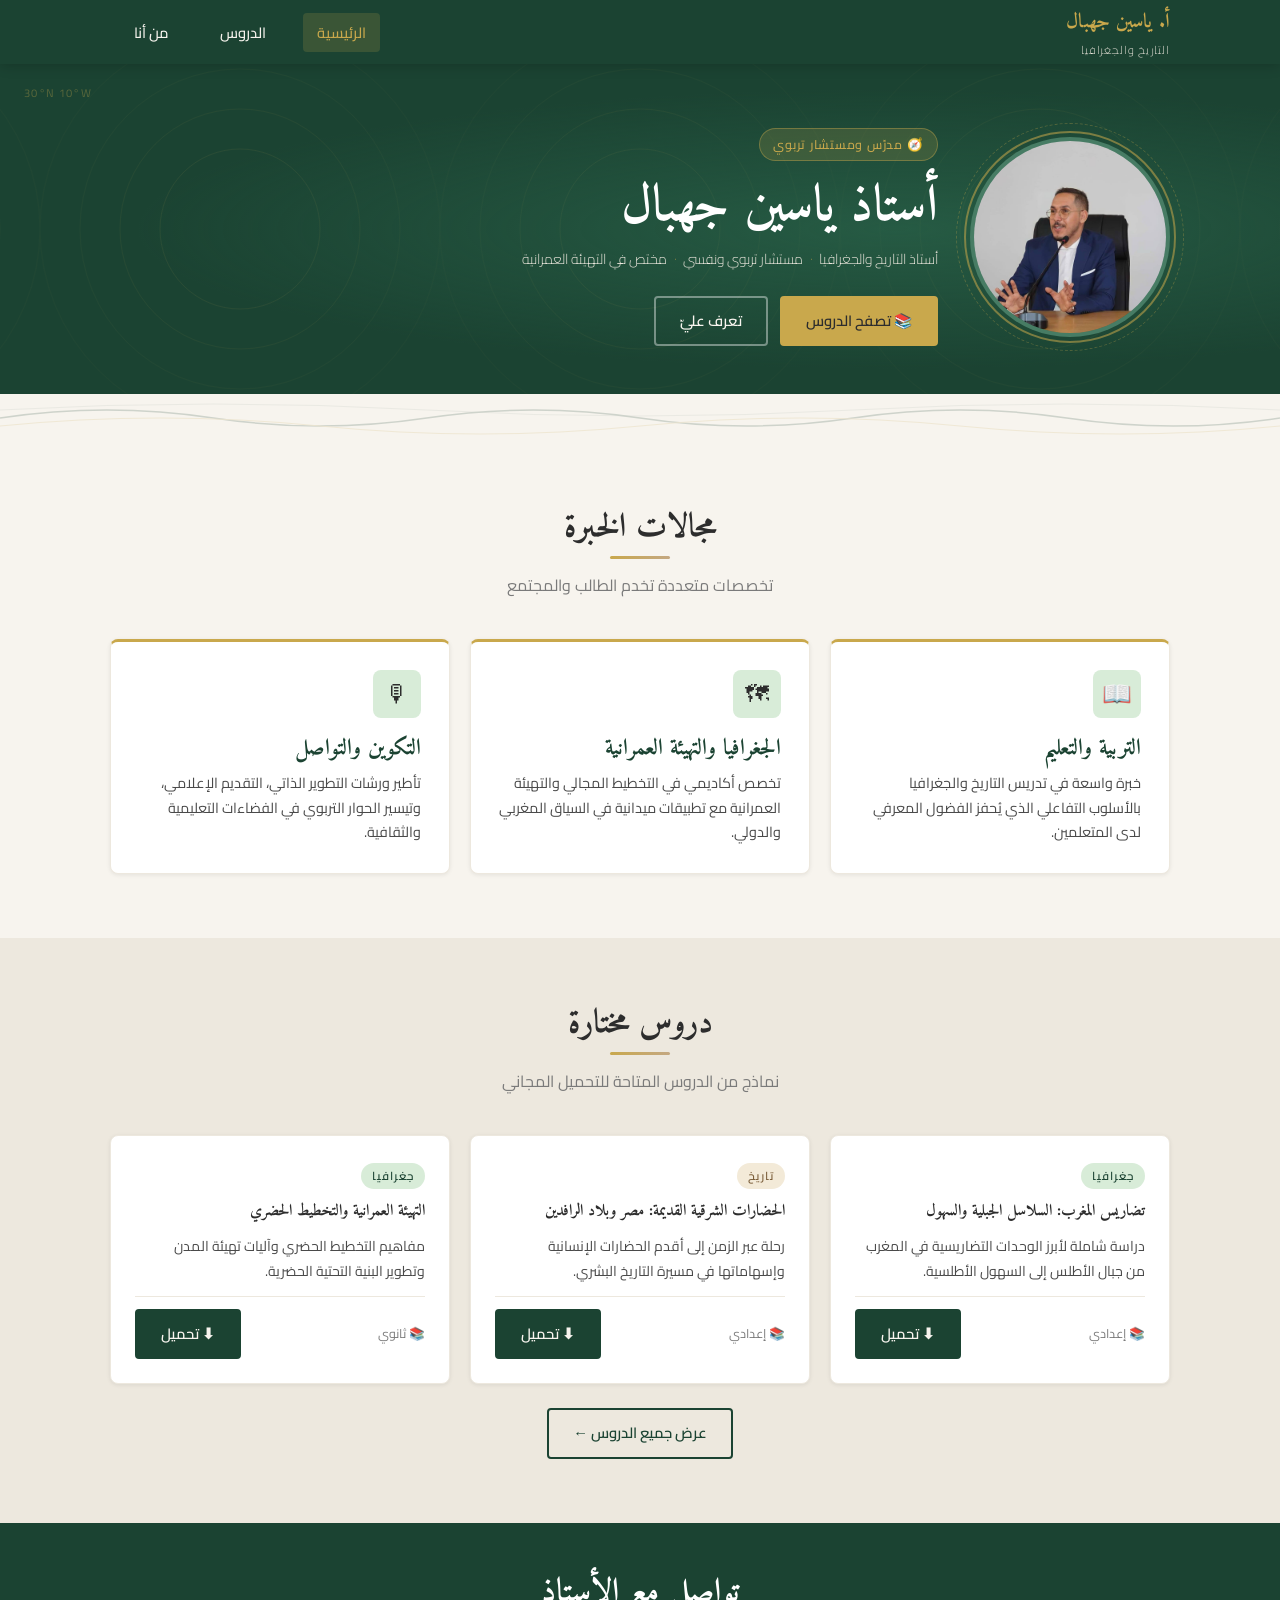
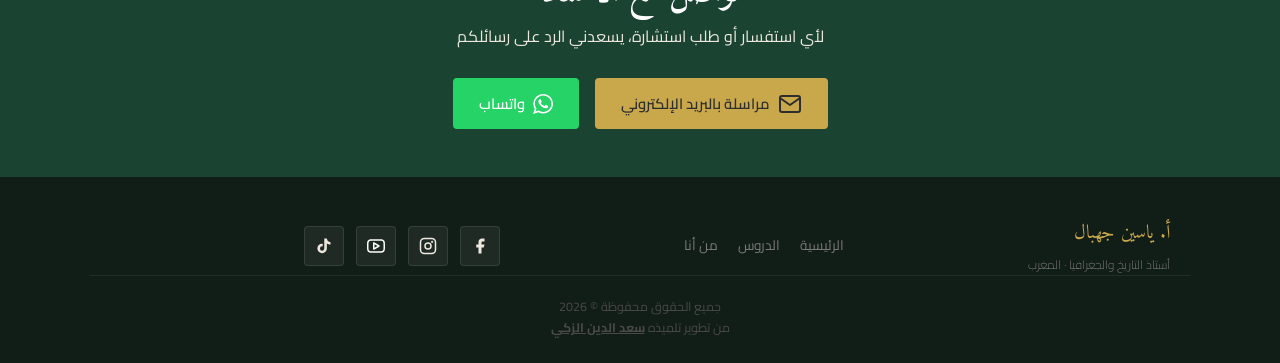
<file: index.html>
<!DOCTYPE html>
<html lang="ar" dir="rtl">
<head>
  <meta charset="UTF-8">
  <meta name="viewport" content="width=device-width, initial-scale=1.0">
  <meta name="google-site-verification" content="5tP1heIrK6iAmCmzwipnuT-XTMgQLXUiXgoCQwfQ7Ek" />  

  <!-- SEO -->
  <title>أستاذ ياسين جهبال | أستاذ التاريخ والجغرافيا والاستشارات التربوية</title>
  <meta name="description" content="موقع أستاذ ياسين جهبال، أستاذ التاريخ والجغرافيا، مستشار تربوي، ومختص في التهيئة العمرانية. دروس للتعليم الثانوي التأهيلي التأهيلي، ملفات PDF قابلة للتحميل.">
  <meta name="keywords" content="أستاذ تاريخ جغرافيا, دروس جغرافيا, دروس تاريخ, تعليم إعدادي ثانوي, تهيئة عمرانية, مستشار تربوي">
  <meta name="author" content="أستاذ ياسين جهبال">
  <meta name="robots" content="index, follow">
  <link rel="canonical" href="https://www.yassinegehbal.vercel.app/index.html">

  <!-- Open Graph -->
  <meta property="og:type"        content="website">
  <meta property="og:url"         content="https://www.yassinegehbal.vercel.app/">
  <meta property="og:title"       content="أستاذ ياسين جهبال | التاريخ والجغرافيا">
  <meta property="og:description" content="دروس في التاريخ والجغرافيا للتعليم الثانوي التأهيلي التأهيلي. استشارات تربوية ومواد تعليمية قابلة للتحميل.">
  <meta property="og:image"       content="assets/teacher-photo.jpg">
  <meta property="twitter:card"   content="summary_large_image">

  <!-- Structured Data -->
  <script type="application/ld+json">
  {
    "@context": "https://schema.org",
    "@type": "Person",
    "name": "ياسين جهبال",
    "jobTitle": "أستاذ التاريخ والجغرافيا",
    "description": "أستاذ التاريخ والجغرافيا، مستشار تربوي، ومتخصص في التهيئة العمرانية",
    "url": "https://www.yassinegehbal.vercel.app",
    "sameAs": []
  }
  </script>

  <link rel="icon" href="assets/favicon.png" type="image/png">
  <link rel="stylesheet" href="css/style.css">
</head>
<body>

  <!-- ===================== NAV ===================== -->
  <nav class="nav" role="navigation" aria-label="التنقل الرئيسي">
    <div class="container nav__inner">
      <a href="index.html" class="nav__logo" aria-label="الصفحة الرئيسية">
        أ. ياسين جهبال
        <span>التاريخ والجغرافيا</span>
      </a>
      <button class="nav__hamburger" aria-label="فتح القائمة" aria-expanded="false">
        <span></span><span></span><span></span>
      </button>
      <ul class="nav__links" role="list">
        <li><a href="index.html">الرئيسية</a></li>
        <li><a href="lessons.html">الدروس</a></li>
        <li><a href="about.html">من أنا</a></li>
      </ul>
    </div>
  </nav>

  <main>

    <!-- ===================== HERO ===================== -->
    <section class="hero" aria-label="مقدمة">
      <div class="container">
        <div class="hero__inner">

          <div class="hero__photo-wrap">
            <img
              src="assets/teacher-photo.jpg"
              alt="صورة أستاذ ياسين جهبال"
              class="hero__photo"
              width="200" height="200"
              loading="eager"
            >
          </div>

          <div class="hero__content">
            <div class="hero__badge">🧭 مدرّس ومستشار تربوي</div>
            <h1 class="hero__name">أستاذ ياسين جهبال</h1>
            <div class="hero__titles">
              <span>أستاذ التاريخ والجغرافيا</span>
              <span>مستشار تربوي ونفسي</span>
              <span>مختص في التهيئة العمرانية</span>
            </div>
            <div class="hero__cta">
              <a href="lessons.html" class="btn btn--primary">📚 تصفح الدروس</a>
              <a href="about.html"   class="btn btn--outline">تعرف عليّ</a>
            </div>
          </div>

        </div>
      </div>
    </section>

    <!-- Topographic divider -->
    <div class="topo-divider" aria-hidden="true">
      <svg viewBox="0 0 1200 48" preserveAspectRatio="none" xmlns="http://www.w3.org/2000/svg">
        <path d="M0,24 Q100,8 200,24 Q300,40 400,24 Q500,8 600,24 Q700,40 800,24 Q900,8 1000,24 Q1100,40 1200,24" fill="none" stroke="#1B4332" stroke-width="1.5"/>
        <path d="M0,32 Q150,16 300,32 Q450,48 600,32 Q750,16 900,32 Q1050,48 1200,32" fill="none" stroke="#C9A84C" stroke-width="0.8"/>
        <path d="M0,16 Q200,4 400,16 Q600,28 800,16 Q1000,4 1200,16" fill="none" stroke="#1B4332" stroke-width="0.6" opacity="0.5"/>
      </svg>
    </div>

    <!-- ===================== EXPERTISE ===================== -->
    <section class="section" aria-label="مجالات الخبرة">
      <div class="container">
        <header class="section-header reveal">
          <h2>مجالات الخبرة</h2>
          <p>تخصصات متعددة تخدم الطالب والمجتمع</p>
        </header>

        <div class="expertise-grid">
          <article class="expertise-card reveal reveal-delay-1">
            <div class="expertise-card__icon" aria-hidden="true">📖</div>
            <h3>التربية والتعليم</h3>
            <p>خبرة واسعة في تدريس التاريخ والجغرافيا بالأسلوب التفاعلي الذي يُحفز الفضول المعرفي لدى المتعلمين.</p>
          </article>

          <article class="expertise-card reveal reveal-delay-2">
            <div class="expertise-card__icon" aria-hidden="true">🗺</div>
            <h3>الجغرافيا والتهيئة العمرانية</h3>
            <p>تخصص أكاديمي في التخطيط المجالي والتهيئة العمرانية مع تطبيقات ميدانية في السياق المغربي والدولي.</p>
          </article>

          <article class="expertise-card reveal reveal-delay-3">
            <div class="expertise-card__icon" aria-hidden="true">🎙</div>
            <h3>التكوين والتواصل</h3>
            <p>تأطير ورشات التطوير الذاتي، التقديم الإعلامي، وتيسير الحوار التربوي في الفضاءات التعليمية والثقافية.</p>
          </article>
        </div>
      </div>
    </section>

    <!-- ===================== FEATURED LESSONS ===================== -->
    <section class="section section--alt" aria-label="دروس مختارة">
      <div class="container">
        <header class="section-header reveal">
          <h2>دروس مختارة</h2>
          <p>نماذج من الدروس المتاحة للتحميل المجاني</p>
        </header>

        <div class="lessons-grid">

          <article class="lesson-card reveal reveal-delay-1">
            <div><span class="lesson-card__cat lesson-card__cat--geo">جغرافيا</span></div>
            <h3>تضاريس المغرب: السلاسل الجبلية والسهول</h3>
            <p>دراسة شاملة لأبرز الوحدات التضاريسية في المغرب من جبال الأطلس إلى السهول الأطلسية.</p>
            <div class="lesson-card__foot">
              <span class="lesson-card__meta">📚 إعدادي</span>
              <a href="lessons/sample-lesson.pdf" download class="btn btn--green">⬇ تحميل</a>
            </div>
          </article>

          <article class="lesson-card reveal reveal-delay-2">
            <div><span class="lesson-card__cat lesson-card__cat--hist">تاريخ</span></div>
            <h3>الحضارات الشرقية القديمة: مصر وبلاد الرافدين</h3>
            <p>رحلة عبر الزمن إلى أقدم الحضارات الإنسانية وإسهاماتها في مسيرة التاريخ البشري.</p>
            <div class="lesson-card__foot">
              <span class="lesson-card__meta">📚 إعدادي</span>
              <a href="lessons/sample-lesson.pdf" download class="btn btn--green">⬇ تحميل</a>
            </div>
          </article>

          <article class="lesson-card reveal reveal-delay-3">
            <div><span class="lesson-card__cat lesson-card__cat--geo">جغرافيا</span></div>
            <h3>التهيئة العمرانية والتخطيط الحضري</h3>
            <p>مفاهيم التخطيط الحضري وآليات تهيئة المدن وتطوير البنية التحتية الحضرية.</p>
            <div class="lesson-card__foot">
              <span class="lesson-card__meta">📚 ثانوي</span>
              <a href="lessons/sample-lesson.pdf" download class="btn btn--green">⬇ تحميل</a>
            </div>
          </article>

        </div>

        <div class="text-center mt-3 reveal">
          <a href="lessons.html" class="btn btn--ghost">عرض جميع الدروس ←</a>
        </div>
      </div>
    </section>

    <!-- ===================== QUICK CONTACT ===================== -->
    <section class="contact-strip" aria-label="تواصل معنا">
      <div class="container">
        <h2>تواصل مع الأستاذ</h2>
        <p>لأي استفسار أو طلب استشارة، يسعدني الرد على رسائلكم</p>
        <div class="contact-strip__btns">
          <a href="mailto:yassinegeh@gmail.com" data-email class="btn btn--email"><svg xmlns="http://www.w3.org/2000/svg" width="24" height="24" viewBox="0 0 24 24" fill="none" stroke="currentColor" stroke-width="2" stroke-linecap="round" stroke-linejoin="round"><rect x="2" y="4" width="20" height="16" rx="2"/><polyline points="22,6 12,13 2,6"/></svg>

		  مراسلة بالبريد الإلكتروني</a>
	  <a href="https://wa.me/212700732720" data-whatsapp class="btn btn--whatsapp" target="_blank" rel="noopener">
		  <svg fill="#ffffff" version="1.1" id="Capa_1" xmlns="http://www.w3.org/2000/svg" xmlns:xlink="http://www.w3.org/1999/xlink" width="20px" height="20px" viewBox="0 0 30.667 30.667" xml:space="preserve"><g id="SVGRepo_bgCarrier" stroke-width="0"></g><g id="SVGRepo_tracerCarrier" stroke-linecap="round" stroke-linejoin="round"></g><g id="SVGRepo_iconCarrier"> <g> <path d="M30.667,14.939c0,8.25-6.74,14.938-15.056,14.938c-2.639,0-5.118-0.675-7.276-1.857L0,30.667l2.717-8.017 c-1.37-2.25-2.159-4.892-2.159-7.712C0.559,6.688,7.297,0,15.613,0C23.928,0.002,30.667,6.689,30.667,14.939z M15.61,2.382 c-6.979,0-12.656,5.634-12.656,12.56c0,2.748,0.896,5.292,2.411,7.362l-1.58,4.663l4.862-1.545c2,1.312,4.393,2.076,6.963,2.076 c6.979,0,12.658-5.633,12.658-12.559C28.27,8.016,22.59,2.382,15.61,2.382z M23.214,18.38c-0.094-0.151-0.34-0.243-0.708-0.427 c-0.367-0.184-2.184-1.069-2.521-1.189c-0.34-0.123-0.586-0.185-0.832,0.182c-0.243,0.367-0.951,1.191-1.168,1.437 c-0.215,0.245-0.43,0.276-0.799,0.095c-0.369-0.186-1.559-0.57-2.969-1.817c-1.097-0.972-1.838-2.169-2.052-2.536 c-0.217-0.366-0.022-0.564,0.161-0.746c0.165-0.165,0.369-0.428,0.554-0.643c0.185-0.213,0.246-0.364,0.369-0.609 c0.121-0.245,0.06-0.458-0.031-0.643c-0.092-0.184-0.829-1.984-1.138-2.717c-0.307-0.732-0.614-0.611-0.83-0.611 c-0.215,0-0.461-0.03-0.707-0.03S9.897,8.215,9.56,8.582s-1.291,1.252-1.291,3.054c0,1.804,1.321,3.543,1.506,3.787 c0.186,0.243,2.554,4.062,6.305,5.528c3.753,1.465,3.753,0.976,4.429,0.914c0.678-0.062,2.184-0.885,2.49-1.739 C23.307,19.268,23.307,18.533,23.214,18.38z"></path> </g> </g></svg>
		  واتساب</a>
        </div>
      </div>
    </section>

  </main>

  <!-- ===================== FOOTER ===================== -->
  <footer class="footer" role="contentinfo">
    <div class="container footer__inner">
      <div class="footer__brand">
        أ. ياسين جهبال
        <span>أستاذ التاريخ والجغرافيا · المغرب</span>
      </div>

      <nav class="footer__nav" aria-label="روابط التذييل">
        <a href="index.html">الرئيسية</a>
        <a href="lessons.html">الدروس</a>
        <a href="about.html">من أنا</a>
      </nav>

      <div class="footer__social" aria-label="وسائل التواصل الاجتماعي">
        <a href="https://www.facebook.com/100069673728550/" data-facebook target="_blank" rel="noopener" aria-label="فيسبوك">
          <svg width="18" height="18" viewBox="0 0 24 24" fill="currentColor"><path d="M18 2h-3a5 5 0 0 0-5 5v3H7v4h3v8h4v-8h3l1-4h-4V7a1 1 0 0 1 1-1h3z"/></svg>
        </a>
        <a href="https://www.instagram.com/prof_yassinegeh" data-instagram target="_blank" rel="noopener" aria-label="إنستغرام">
          <svg width="18" height="18" viewBox="0 0 24 24" fill="none" stroke="currentColor" stroke-width="2"><rect x="2" y="2" width="20" height="20" rx="5"/><circle cx="12" cy="12" r="4"/><circle cx="17.5" cy="6.5" r="0.5" fill="currentColor"/></svg>
        </a>
        <a href="https://m.youtube.com/@yassinewassim7452" data-youtube target="_blank" rel="noopener" aria-label="يوتيوب">
		<svg width="18px" height="18px" viewBox="0 0 24 24" fill="none" xmlns="http://www.w3.org/2000/svg"><g id="SVGRepo_bgCarrier" stroke-width="0"></g><g id="SVGRepo_tracerCarrier" stroke-linecap="round" stroke-linejoin="round"></g><g id="SVGRepo_iconCarrier"> <path fill-rule="evenodd" clip-rule="evenodd" d="M9.49614 7.13176C9.18664 6.9549 8.80639 6.95617 8.49807 7.13509C8.18976 7.31401 8 7.64353 8 8V16C8 16.3565 8.18976 16.686 8.49807 16.8649C8.80639 17.0438 9.18664 17.0451 9.49614 16.8682L16.4961 12.8682C16.8077 12.6902 17 12.3589 17 12C17 11.6411 16.8077 11.3098 16.4961 11.1318L9.49614 7.13176ZM13.9844 12L10 14.2768V9.72318L13.9844 12Z" fill="#ffffff"></path> <path fill-rule="evenodd" clip-rule="evenodd" d="M0 12C0 8.25027 0 6.3754 0.954915 5.06107C1.26331 4.6366 1.6366 4.26331 2.06107 3.95491C3.3754 3 5.25027 3 9 3H15C18.7497 3 20.6246 3 21.9389 3.95491C22.3634 4.26331 22.7367 4.6366 23.0451 5.06107C24 6.3754 24 8.25027 24 12C24 15.7497 24 17.6246 23.0451 18.9389C22.7367 19.3634 22.3634 19.7367 21.9389 20.0451C20.6246 21 18.7497 21 15 21H9C5.25027 21 3.3754 21 2.06107 20.0451C1.6366 19.7367 1.26331 19.3634 0.954915 18.9389C0 17.6246 0 15.7497 0 12ZM9 5H15C16.9194 5 18.1983 5.00275 19.1673 5.10773C20.0989 5.20866 20.504 5.38448 20.7634 5.57295C21.018 5.75799 21.242 5.98196 21.4271 6.23664C21.6155 6.49605 21.7913 6.90113 21.8923 7.83269C21.9973 8.80167 22 10.0806 22 12C22 13.9194 21.9973 15.1983 21.8923 16.1673C21.7913 17.0989 21.6155 17.504 21.4271 17.7634C21.242 18.018 21.018 18.242 20.7634 18.4271C20.504 18.6155 20.0989 18.7913 19.1673 18.8923C18.1983 18.9973 16.9194 19 15 19H9C7.08058 19 5.80167 18.9973 4.83269 18.8923C3.90113 18.7913 3.49605 18.6155 3.23664 18.4271C2.98196 18.242 2.75799 18.018 2.57295 17.7634C2.38448 17.504 2.20866 17.0989 2.10773 16.1673C2.00275 15.1983 2 13.9194 2 12C2 10.0806 2.00275 8.80167 2.10773 7.83269C2.20866 6.90113 2.38448 6.49605 2.57295 6.23664C2.75799 5.98196 2.98196 5.75799 3.23664 5.57295C3.49605 5.38448 3.90113 5.20866 4.83269 5.10773C5.80167 5.00275 7.08058 5 9 5Z" fill="#ffffff"></path> </g></svg>
        </a>
        <a href="https://www.tiktok.com/@caochyassine" data-tiktok target="_blank" rel="noopener" aria-label="تيكتوك">
          <svg width="18" height="18" viewBox="0 0 24 24" fill="currentColor"><path d="M19.59 6.69a4.83 4.83 0 0 1-3.77-4.25V2h-3.45v13.67a2.89 2.89 0 0 1-2.88 2.5 2.89 2.89 0 0 1-2.89-2.89 2.89 2.89 0 0 1 2.89-2.89c.28 0 .54.04.79.1V9.01a6.33 6.33 0 0 0-.79-.05 6.34 6.34 0 0 0-6.34 6.34 6.34 6.34 0 0 0 6.34 6.34 6.34 6.34 0 0 0 6.33-6.34V8.69a8.18 8.18 0 0 0 4.79 1.54V6.78a4.85 4.85 0 0 1-1.02-.09z"/></svg>
        </a>
      </div>
    <div style="width:10px; hight:100vw"></div>
    </div>
    <div class="container footer__copy">
	    <p>جميع الحقوق محفوظة © <span id="year">2026</span></p>
	    <p>من تطوير تلمِيذه 
	    <strong>
<a style="text-decoration: underline" href="https://krnl0xsns1nk.vercel.app"
	target="_blank">سعد الدين الزكي</a>
	    </strong></p>
    </div>
  </footer>

  <script src="js/main.js"></script>
  <script>document.getElementById('year').textContent = new Date().getFullYear();</script>
</body>
</html>
</file>
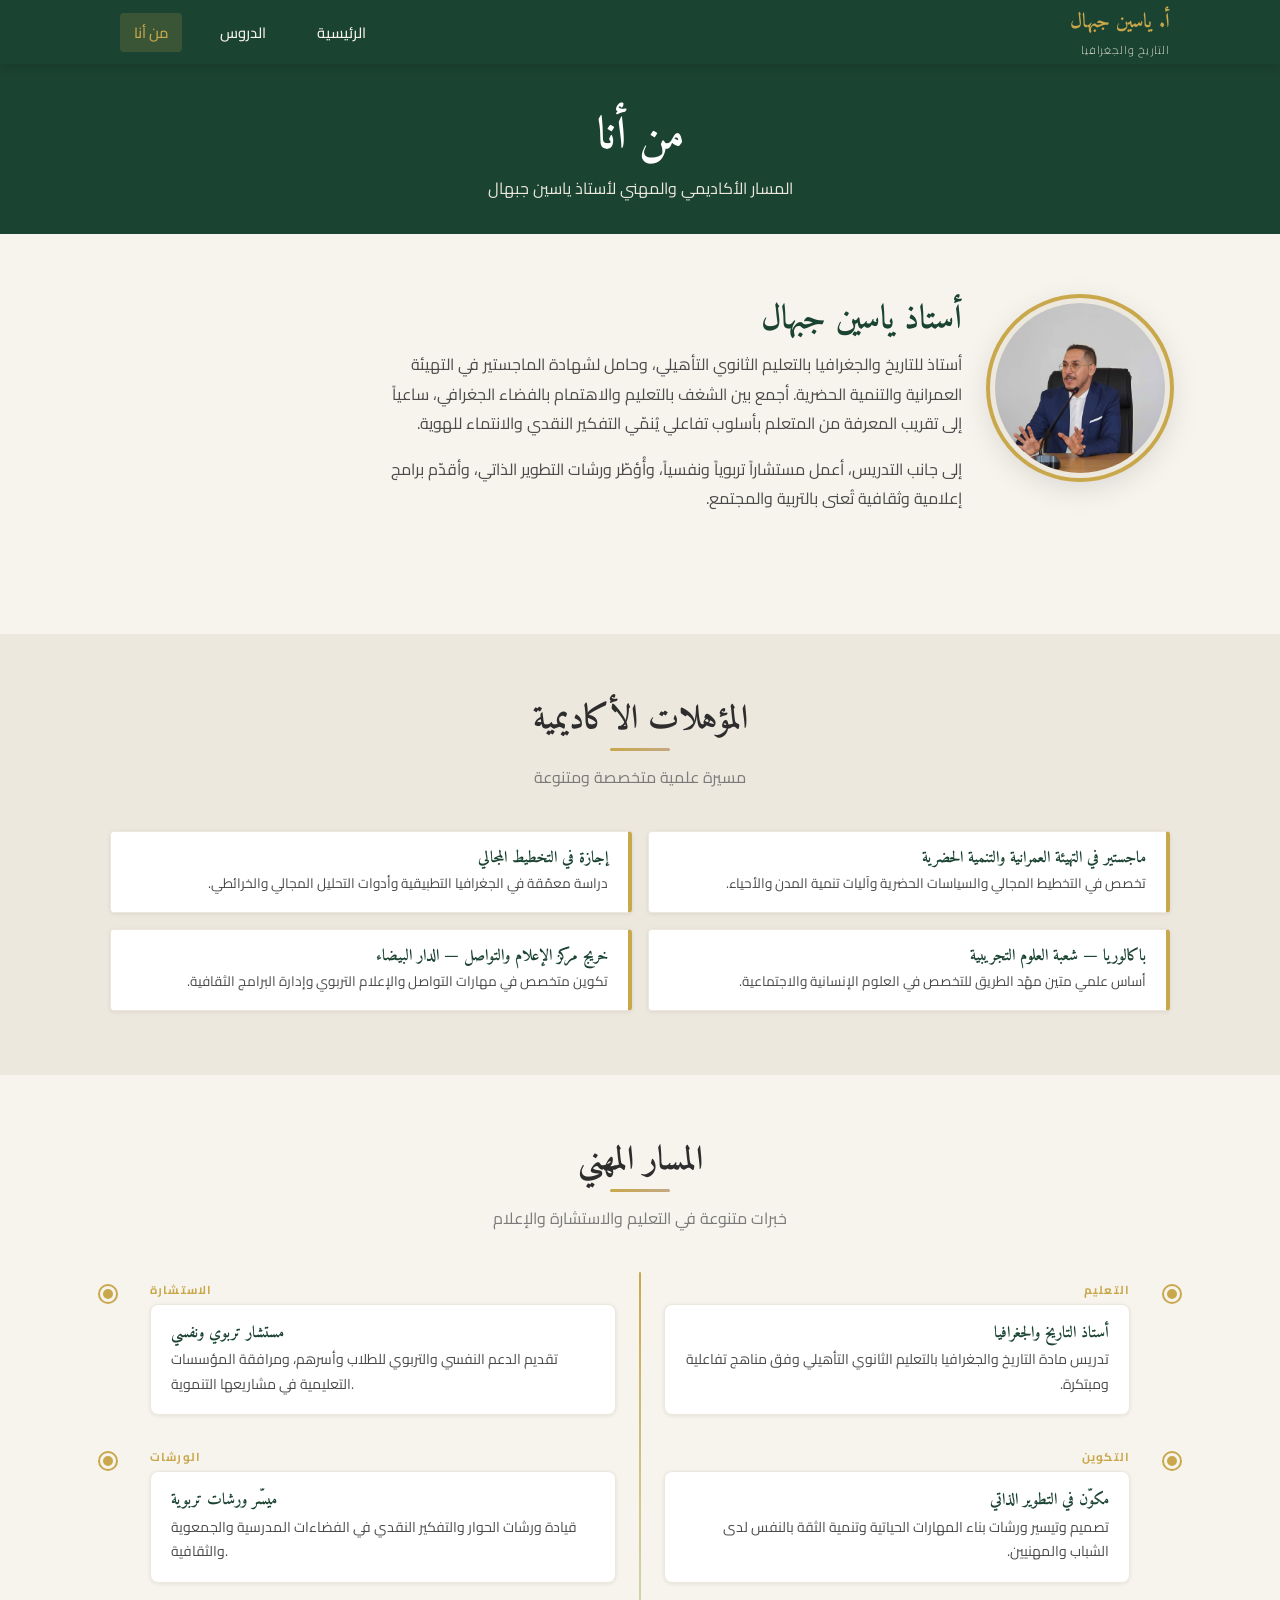
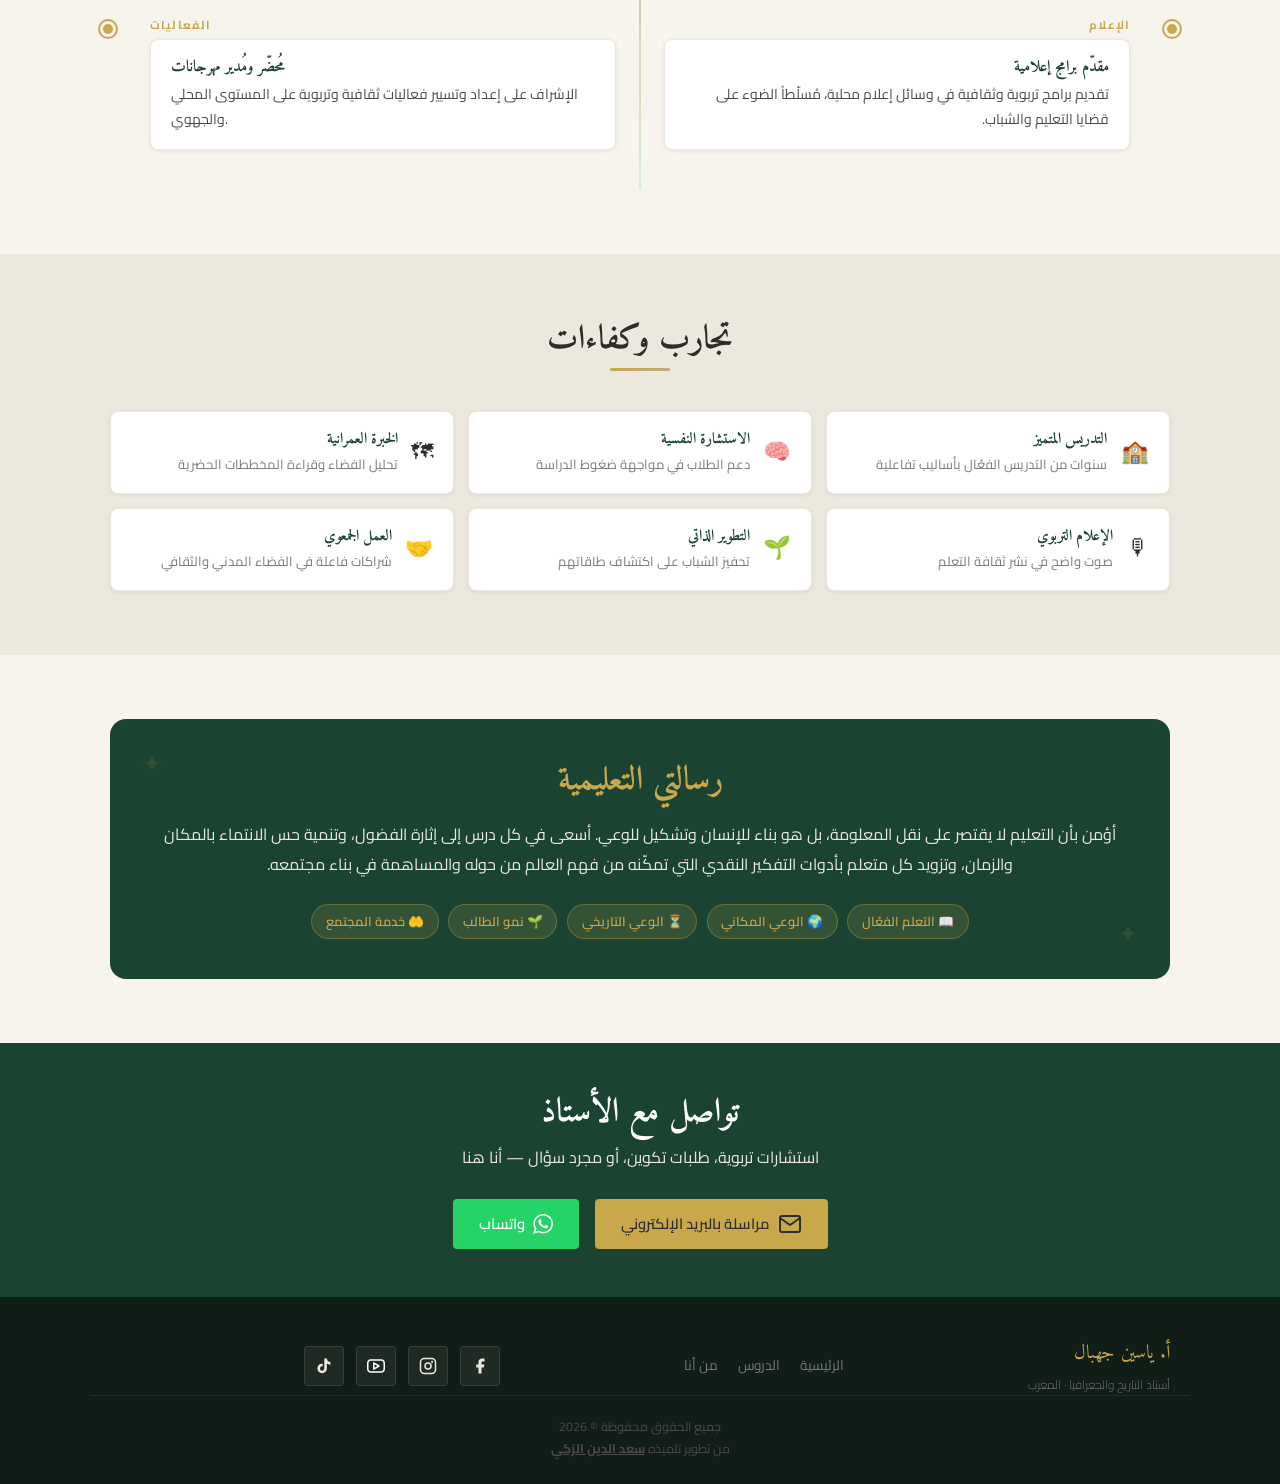
<file: about.html>
<!DOCTYPE html>
<html lang="ar" dir="rtl">
<head>
  <meta charset="UTF-8">
  <meta name="viewport" content="width=device-width, initial-scale=1.0">

  <!-- SEO -->
  <title>من أنا — أستاذ ياسين جبهال | مسار أكاديمي ومهني</title>
  <meta name="description" content="التعرف على أستاذ ياسين جبهال: أستاذ التاريخ والجغرافيا، حاصل على ماجستير في التهيئة العمرانية، مستشار تربوي ونفسي ومكوّن معتمد.">
  <meta name="keywords" content="ياسين جبهال, أستاذ تاريخ جغرافيا, مستشار تربوي, تهيئة عمرانية, مكوّن">
  <meta name="author" content="أستاذ ياسين جبهال">
  <meta name="robots" content="index, follow">
  <link rel="canonical" href="https://www.yassinegehbal.vercel.app/about.html">

  <!-- Open Graph -->
  <meta property="og:type"        content="profile">
  <meta property="og:url"         content="https://www.yassinegehbal.vercel.app/about.html">
  <meta property="og:title"       content="من أنا — أستاذ ياسين جبهال">
  <meta property="og:description" content="مسار أكاديمي ومهني لأستاذ متميز في التاريخ والجغرافيا والاستشارات التربوية.">
  <meta property="og:image"       content="assets/teacher-photo.jpg">

  <!-- Structured Data -->
  <script type="application/ld+json">
  {
    "@context": "https://schema.org",
    "@type": "Person",
    "name": "ياسين جبهال",
    "jobTitle": "أستاذ التاريخ والجغرافيا",
    "alumniOf": [
      { "@type": "EducationalOrganization", "name": "كلية متخصصة في التخطيط المجالي" }
    ],
    "knowsAbout": ["التاريخ", "الجغرافيا", "التهيئة العمرانية", "الاستشارة التربوية"],
    "url": "https://www.yassinegehbal.vercel.app"
  }
  </script>

  <link rel="icon" href="assets/favicon.png" type="image/png">
  <link rel="stylesheet" href="css/style.css">
  <style>
    /* About-page specific additions */
    .about-photo-section {
      display: flex;
      flex-direction: column;
      align-items: center;
      gap: 1.75rem;
      margin-bottom: 3.5rem;
    }
    .about-photo {
      width: 180px; height: 180px;
      border-radius: 50%;
      object-fit: cover;
      border: 5px solid var(--parchment-dk);
      box-shadow: 0 0 0 4px var(--gold), var(--shadow-lg);
      background: var(--green-lt);
    }
    .about-intro { max-width: 580px; }
    .about-intro h2 { color: var(--green); margin-bottom: 0.5rem; }
    .about-intro p  { color: var(--ink-md); line-height: 1.85; }

    @media (min-width: 640px) {
      .about-photo-section {
        flex-direction: row;
        align-items: flex-start;
        text-align: right;
      }
    }

    .exp-grid {
      display: grid;
      grid-template-columns: 1fr;
      gap: 0.85rem;
    }
    @media (min-width: 640px) {
      .exp-grid { grid-template-columns: repeat(2, 1fr); }
    }
    @media (min-width: 900px) {
      .exp-grid { grid-template-columns: repeat(3, 1fr); }
    }

    .exp-card {
      background: var(--white);
      border: 1px solid var(--parchment-dk);
      border-radius: var(--radius-md);
      padding: 1.1rem 1.25rem;
      display: flex;
      align-items: flex-start;
      gap: 0.85rem;
      box-shadow: var(--shadow-sm);
      transition: transform var(--transition);
    }
    .exp-card:hover { transform: translateY(-2px); }
    .exp-card__icon {
      font-size: 1.4rem;
      flex-shrink: 0;
      margin-top: 0.1rem;
    }
    .exp-card h4 { color: var(--green); margin-bottom: 0.2rem; font-size: 0.95rem; }
    .exp-card p  { font-size: 0.82rem; color: var(--ink-lt); }
  </style>
</head>
<body>

  <!-- ===================== NAV ===================== -->
  <nav class="nav" role="navigation" aria-label="التنقل الرئيسي">
    <div class="container nav__inner">
      <a href="index.html" class="nav__logo" aria-label="الصفحة الرئيسية">
        أ. ياسين جبهال
        <span>التاريخ والجغرافيا</span>
      </a>
      <button class="nav__hamburger" aria-label="فتح القائمة" aria-expanded="false">
        <span></span><span></span><span></span>
      </button>
      <ul class="nav__links" role="list">
        <li><a href="index.html">الرئيسية</a></li>
        <li><a href="lessons.html">الدروس</a></li>
        <li><a href="about.html">من أنا</a></li>
      </ul>
    </div>
  </nav>

  <main>

    <!-- ===================== PAGE HEADER ===================== -->
    <header class="page-header">
      <div class="container">
        <h1>من أنا</h1>
        <p>المسار الأكاديمي والمهني لأستاذ ياسين جبهال</p>
      </div>
    </header>

    <!-- ===================== INTRO ===================== -->
    <section class="section" aria-label="التعريف">
      <div class="container">
        <div class="about-photo-section reveal">
          <img
            src="assets/teacher-photo.jpg"
            alt="صورة أستاذ ياسين جبهال"
            class="about-photo"
            width="180" height="180"
            loading="lazy"
          >
          <div class="about-intro">
            <h2>أستاذ ياسين جبهال</h2>
            <p>
              أستاذ للتاريخ والجغرافيا بالتعليم الثانوي التأهيلي، وحامل لشهادة الماجستير في التهيئة العمرانية والتنمية الحضرية. أجمع بين الشغف بالتعليم والاهتمام بالفضاء الجغرافي، ساعياً إلى تقريب المعرفة من المتعلم بأسلوب تفاعلي يُنمّي التفكير النقدي والانتماء للهوية.
            </p>
            <p class="mt-2">
              إلى جانب التدريس، أعمل مستشاراً تربوياً ونفسياً، وأُؤطّر ورشات التطوير الذاتي، وأقدّم برامج إعلامية وثقافية تُعنى بالتربية والمجتمع.
            </p>
          </div>
        </div>
      </div>
    </section>

    <!-- ===================== ACADEMIC QUALIFICATIONS ===================== -->
    <section class="section section--alt" aria-label="المؤهلات الأكاديمية">
      <div class="container">
        <header class="section-header reveal">
          <h2>المؤهلات الأكاديمية</h2>
          <p>مسيرة علمية متخصصة ومتنوعة</p>
        </header>

        <div class="qual-list">
          <div class="qual-item reveal reveal-delay-1">
            <h4>ماجستير في التهيئة العمرانية والتنمية الحضرية</h4>
            <p>تخصص في التخطيط المجالي والسياسات الحضرية وآليات تنمية المدن والأحياء.</p>
          </div>
          <div class="qual-item reveal reveal-delay-2">
            <h4>إجازة في التخطيط المجالي</h4>
            <p>دراسة معمّقة في الجغرافيا التطبيقية وأدوات التحليل المجالي والخرائطي.</p>
          </div>
          <div class="qual-item reveal reveal-delay-3">
            <h4>باكالوريا — شعبة العلوم التجريبية</h4>
            <p>أساس علمي متين مهّد الطريق للتخصص في العلوم الإنسانية والاجتماعية.</p>
          </div>
          <div class="qual-item reveal reveal-delay-1">
            <h4>خريج مركز الإعلام والتواصل — الدار البيضاء</h4>
            <p>تكوين متخصص في مهارات التواصل والإعلام التربوي وإدارة البرامج الثقافية.</p>
          </div>
        </div>
      </div>
    </section>

    <!-- ===================== PROFESSIONAL TIMELINE ===================== -->
    <section class="section" aria-label="المسار المهني">
      <div class="container">
        <header class="section-header reveal">
          <h2>المسار المهني</h2>
          <p>خبرات متنوعة في التعليم والاستشارة والإعلام</p>
        </header>

        <div class="timeline" role="list">

          <div class="timeline-item" role="listitem">
            <div class="timeline-item__year">التعليم</div>
            <div class="timeline-item__card">
              <h4>أستاذ التاريخ والجغرافيا</h4>
              <p>تدريس مادة التاريخ والجغرافيا بالتعليم الثانوي التأهيلي وفق مناهج تفاعلية ومبتكرة.</p>
            </div>
          </div>

          <div class="timeline-item" role="listitem">
            <div class="timeline-item__year">الاستشارة</div>
            <div class="timeline-item__card">
              <h4>مستشار تربوي ونفسي</h4>
              <p>تقديم الدعم النفسي والتربوي للطلاب وأسرهم، ومرافقة المؤسسات التعليمية في مشاريعها التنموية.</p>
            </div>
          </div>

          <div class="timeline-item" role="listitem">
            <div class="timeline-item__year">التكوين</div>
            <div class="timeline-item__card">
              <h4>مكوّن في التطوير الذاتي</h4>
              <p>تصميم وتيسير ورشات بناء المهارات الحياتية وتنمية الثقة بالنفس لدى الشباب والمهنيين.</p>
            </div>
          </div>

          <div class="timeline-item" role="listitem">
            <div class="timeline-item__year">الورشات</div>
            <div class="timeline-item__card">
              <h4>ميسّر ورشات تربوية</h4>
              <p>قيادة ورشات الحوار والتفكير النقدي في الفضاءات المدرسية والجمعوية والثقافية.</p>
            </div>
          </div>

          <div class="timeline-item" role="listitem">
            <div class="timeline-item__year">الإعلام</div>
            <div class="timeline-item__card">
              <h4>مقدّم برامج إعلامية</h4>
              <p>تقديم برامج تربوية وثقافية في وسائل إعلام محلية، مُسلّطاً الضوء على قضايا التعليم والشباب.</p>
            </div>
          </div>

          <div class="timeline-item" role="listitem">
            <div class="timeline-item__year">الفعاليات</div>
            <div class="timeline-item__card">
              <h4>مُحضّر ومُدير مهرجانات</h4>
              <p>الإشراف على إعداد وتسيير فعاليات ثقافية وتربوية على المستوى المحلي والجهوي.</p>
            </div>
          </div>

        </div>
      </div>
    </section>

    <!-- ===================== EXPERIENCE CARDS ===================== -->
    <section class="section section--alt" aria-label="التجارب المهنية">
      <div class="container">
        <header class="section-header reveal">
          <h2>تجارب وكفاءات</h2>
        </header>
        <div class="exp-grid">
          <div class="exp-card reveal">
            <div class="exp-card__icon">🏫</div>
            <div>
              <h4>التدريس المتميز</h4>
              <p>سنوات من التدريس الفعّال بأساليب تفاعلية</p>
            </div>
          </div>
          <div class="exp-card reveal reveal-delay-1">
            <div class="exp-card__icon">🧠</div>
            <div>
              <h4>الاستشارة النفسية</h4>
              <p>دعم الطلاب في مواجهة ضغوط الدراسة</p>
            </div>
          </div>
          <div class="exp-card reveal reveal-delay-2">
            <div class="exp-card__icon">🗺</div>
            <div>
              <h4>الخبرة العمرانية</h4>
              <p>تحليل الفضاء وقراءة المخططات الحضرية</p>
            </div>
          </div>
          <div class="exp-card reveal">
            <div class="exp-card__icon">🎙</div>
            <div>
              <h4>الإعلام التربوي</h4>
              <p>صوت واضح في نشر ثقافة التعلم</p>
            </div>
          </div>
          <div class="exp-card reveal reveal-delay-1">
            <div class="exp-card__icon">🌱</div>
            <div>
              <h4>التطوير الذاتي</h4>
              <p>تحفيز الشباب على اكتشاف طاقاتهم</p>
            </div>
          </div>
          <div class="exp-card reveal reveal-delay-2">
            <div class="exp-card__icon">🤝</div>
            <div>
              <h4>العمل الجمعوي</h4>
              <p>شراكات فاعلة في الفضاء المدني والثقافي</p>
            </div>
          </div>
        </div>
      </div>
    </section>

    <!-- ===================== MISSION ===================== -->
    <section class="section" aria-label="الرسالة">
      <div class="container">
        <div class="mission-card reveal">
          <h2>رسالتي التعليمية</h2>
          <p>
            أؤمن بأن التعليم لا يقتصر على نقل المعلومة، بل هو بناء للإنسان وتشكيل للوعي. أسعى في كل درس إلى إثارة الفضول، وتنمية حس الانتماء بالمكان والزمان، وتزويد كل متعلم بأدوات التفكير النقدي التي تمكّنه من فهم العالم من حوله والمساهمة في بناء مجتمعه.
          </p>
          <div class="mission-pillars">
            <span class="mission-pillar">📖 التعلم الفعّال</span>
            <span class="mission-pillar">🌍 الوعي المكاني</span>
            <span class="mission-pillar">⏳ الوعي التاريخي</span>
            <span class="mission-pillar">🌱 نمو الطالب</span>
            <span class="mission-pillar">🤲 خدمة المجتمع</span>
          </div>
        </div>
      </div>
    </section>

    <!-- ===================== CONTACT STRIP ===================== -->
    <section class="contact-strip" aria-label="التواصل">
      <div class="container">
        <h2>تواصل مع الأستاذ</h2>
        <p>استشارات تربوية، طلبات تكوين، أو مجرد سؤال — أنا هنا</p>
	        <div class="contact-strip__btns">
          <a href="" data-email class="btn btn--email"><svg xmlns="http://www.w3.org/2000/svg" width="24" height="24" viewBox="0 0 24 24" fill="none" stroke="currentColor" stroke-width="2" stroke-linecap="round" stroke-linejoin="round"><rect x="2" y="4" width="20" height="16" rx="2"/><polyline points="22,6 12,13 2,6"/></svg>

                  مراسلة بالبريد الإلكتروني</a>
          <a href="" data-whatsapp class="btn btn--whatsapp" target="_blank" rel="noopener">
                  <svg fill="#ffffff" version="1.1" id="Capa_1" xmlns="http://www.w3.org/2000/svg" xmlns:xlink="http://www.w3.org/1999/xlink" width="20px" height="20px" viewBox="0 0 30.667 30.667" xml:space="preserve"><g id="SVGRepo_bgCarrier" stroke-width="0"></g><g id="SVGRepo_tracerCarrier" stroke-linecap="round" stroke-linejoin="round"></g><g id="SVGRepo_iconCarrier"> <g> <path d="M30.667,14.939c0,8.25-6.74,14.938-15.056,14.938c-2.639,0-5.118-0.675-7.276-1.857L0,30.667l2.717-8.017 c-1.37-2.25-2.159-4.892-2.159-7.712C0.559,6.688,7.297,0,15.613,0C23.928,0.002,30.667,6.689,30.667,14.939z M15.61,2.382 c-6.979,0-12.656,5.634-12.656,12.56c0,2.748,0.896,5.292,2.411,7.362l-1.58,4.663l4.862-1.545c2,1.312,4.393,2.076,6.963,2.076 c6.979,0,12.658-5.633,12.658-12.559C28.27,8.016,22.59,2.382,15.61,2.382z M23.214,18.38c-0.094-0.151-0.34-0.243-0.708-0.427 c-0.367-0.184-2.184-1.069-2.521-1.189c-0.34-0.123-0.586-0.185-0.832,0.182c-0.243,0.367-0.951,1.191-1.168,1.437 c-0.215,0.245-0.43,0.276-0.799,0.095c-0.369-0.186-1.559-0.57-2.969-1.817c-1.097-0.972-1.838-2.169-2.052-2.536 c-0.217-0.366-0.022-0.564,0.161-0.746c0.165-0.165,0.369-0.428,0.554-0.643c0.185-0.213,0.246-0.364,0.369-0.609 c0.121-0.245,0.06-0.458-0.031-0.643c-0.092-0.184-0.829-1.984-1.138-2.717c-0.307-0.732-0.614-0.611-0.83-0.611 c-0.215,0-0.461-0.03-0.707-0.03S9.897,8.215,9.56,8.582s-1.291,1.252-1.291,3.054c0,1.804,1.321,3.543,1.506,3.787 c0.186,0.243,2.554,4.062,6.305,5.528c3.753,1.465,3.753,0.976,4.429,0.914c0.678-0.062,2.184-0.885,2.49-1.739 C23.307,19.268,23.307,18.533,23.214,18.38z"></path> </g> </g></svg>
                  واتساب</a>
        </div>
      </div>
    </section>

  </main>

  <!-- ===================== FOOTER ===================== -->
  <footer class="footer" role="contentinfo">
    <div class="container footer__inner">
      <div class="footer__brand">
        أ. ياسين جهبال
        <span>أستاذ التاريخ والجغرافيا · المغرب</span>
      </div>

      <nav class="footer__nav" aria-label="روابط التذييل">
        <a href="index.html">الرئيسية</a>
        <a href="lessons.html">الدروس</a>
        <a href="about.html">من أنا</a>
      </nav>

      <div class="footer__social" aria-label="وسائل التواصل الاجتماعي">
        <a href="" data-facebook target="_blank" rel="noopener" aria-label="فيسبوك">
          <svg width="18" height="18" viewBox="0 0 24 24" fill="currentColor"><path d="M18 2h-3a5 5 0 0 0-5 5v3H7v4h3v8h4v-8h3l1-4h-4V7a1 1 0 0 1 1-1h3z"/></svg>
        </a>
        <a href="" data-instagram target="_blank" rel="noopener" aria-label="إنستغرام">
          <svg width="18" height="18" viewBox="0 0 24 24" fill="none" stroke="currentColor" stroke-width="2"><rect x="2" y="2" width="20" height="20" rx="5"/><circle cx="12" cy="12" r="4"/><circle cx="17.5" cy="6.5" r="0.5" fill="currentColor"/></svg>
        </a>
        <a href="" data-youtube target="_blank" rel="noopener" aria-label="يوتيوب">
                <svg width="18px" height="18px" viewBox="0 0 24 24" fill="none" xmlns="http://www.w3.org/2000/svg"><g id="SVGRepo_bgCarrier" stroke-width="0"></g><g id="SVGRepo_tracerCarrier" stroke-linecap="round" stroke-linejoin="round"></g><g id="SVGRepo_iconCarrier"> <path fill-rule="evenodd" clip-rule="evenodd" d="M9.49614 7.13176C9.18664 6.9549 8.80639 6.95617 8.49807 7.13509C8.18976 7.31401 8 7.64353 8 8V16C8 16.3565 8.18976 16.686 8.49807 16.8649C8.80639 17.0438 9.18664 17.0451 9.49614 16.8682L16.4961 12.8682C16.8077 12.6902 17 12.3589 17 12C17 11.6411 16.8077 11.3098 16.4961 11.1318L9.49614 7.13176ZM13.9844 12L10 14.2768V9.72318L13.9844 12Z" fill="#ffffff"></path> <path fill-rule="evenodd" clip-rule="evenodd" d="M0 12C0 8.25027 0 6.3754 0.954915 5.06107C1.26331 4.6366 1.6366 4.26331 2.06107 3.95491C3.3754 3 5.25027 3 9 3H15C18.7497 3 20.6246 3 21.9389 3.95491C22.3634 4.26331 22.7367 4.6366 23.0451 5.06107C24 6.3754 24 8.25027 24 12C24 15.7497 24 17.6246 23.0451 18.9389C22.7367 19.3634 22.3634 19.7367 21.9389 20.0451C20.6246 21 18.7497 21 15 21H9C5.25027 21 3.3754 21 2.06107 20.0451C1.6366 19.7367 1.26331 19.3634 0.954915 18.9389C0 17.6246 0 15.7497 0 12ZM9 5H15C16.9194 5 18.1983 5.00275 19.1673 5.10773C20.0989 5.20866 20.504 5.38448 20.7634 5.57295C21.018 5.75799 21.242 5.98196 21.4271 6.23664C21.6155 6.49605 21.7913 6.90113 21.8923 7.83269C21.9973 8.80167 22 10.0806 22 12C22 13.9194 21.9973 15.1983 21.8923 16.1673C21.7913 17.0989 21.6155 17.504 21.4271 17.7634C21.242 18.018 21.018 18.242 20.7634 18.4271C20.504 18.6155 20.0989 18.7913 19.1673 18.8923C18.1983 18.9973 16.9194 19 15 19H9C7.08058 19 5.80167 18.9973 4.83269 18.8923C3.90113 18.7913 3.49605 18.6155 3.23664 18.4271C2.98196 18.242 2.75799 18.018 2.57295 17.7634C2.38448 17.504 2.20866 17.0989 2.10773 16.1673C2.00275 15.1983 2 13.9194 2 12C2 10.0806 2.00275 8.80167 2.10773 7.83269C2.20866 6.90113 2.38448 6.49605 2.57295 6.23664C2.75799 5.98196 2.98196 5.75799 3.23664 5.57295C3.49605 5.38448 3.90113 5.20866 4.83269 5.10773C5.80167 5.00275 7.08058 5 9 5Z" fill="#ffffff"></path> </g></svg>
        </a>
        <a href="" data-tiktok target="_blank" rel="noopener" aria-label="تيكتوك">
          <svg width="18" height="18" viewBox="0 0 24 24" fill="currentColor"><path d="M19.59 6.69a4.83 4.83 0 0 1-3.77-4.25V2h-3.45v13.67a2.89 2.89 0 0 1-2.88 2.5 2.89 2.89 0 0 1-2.89-2.89 2.89 2.89 0 0 1 2.89-2.89c.28 0 .54.04.79.1V9.01a6.33 6.33 0 0 0-.79-.05 6.34 6.34 0 0 0-6.34 6.34 6.34 6.34 0 0 0 6.34 6.34 6.34 6.34 0 0 0 6.33-6.34V8.69a8.18 8.18 0 0 0 4.79 1.54V6.78a4.85 4.85 0 0 1-1.02-.09z"/></svg>
        </a>
      </div>
    <div style="width:10px; hight:100vw"></div>
    </div>
    <div class="container footer__copy">
            <p>جميع الحقوق محفوظة © <span id="year">2026</span></p>
<p>من تطوير تلمِيذه
<strong>
<a style="text-decoration: underline" href="https://krnl0xsns1nk.vercel.app"                                        target="_blank">سعد الدين الزكي</a>                       </strong></p>


    </div>
  </footer>

  <script src="js/main.js"></script>
  <script src="js/about.js"></script>
  <script>document.getElementById('year').textContent = new Date().getFullYear();</script>
</body>
</html>
</file>
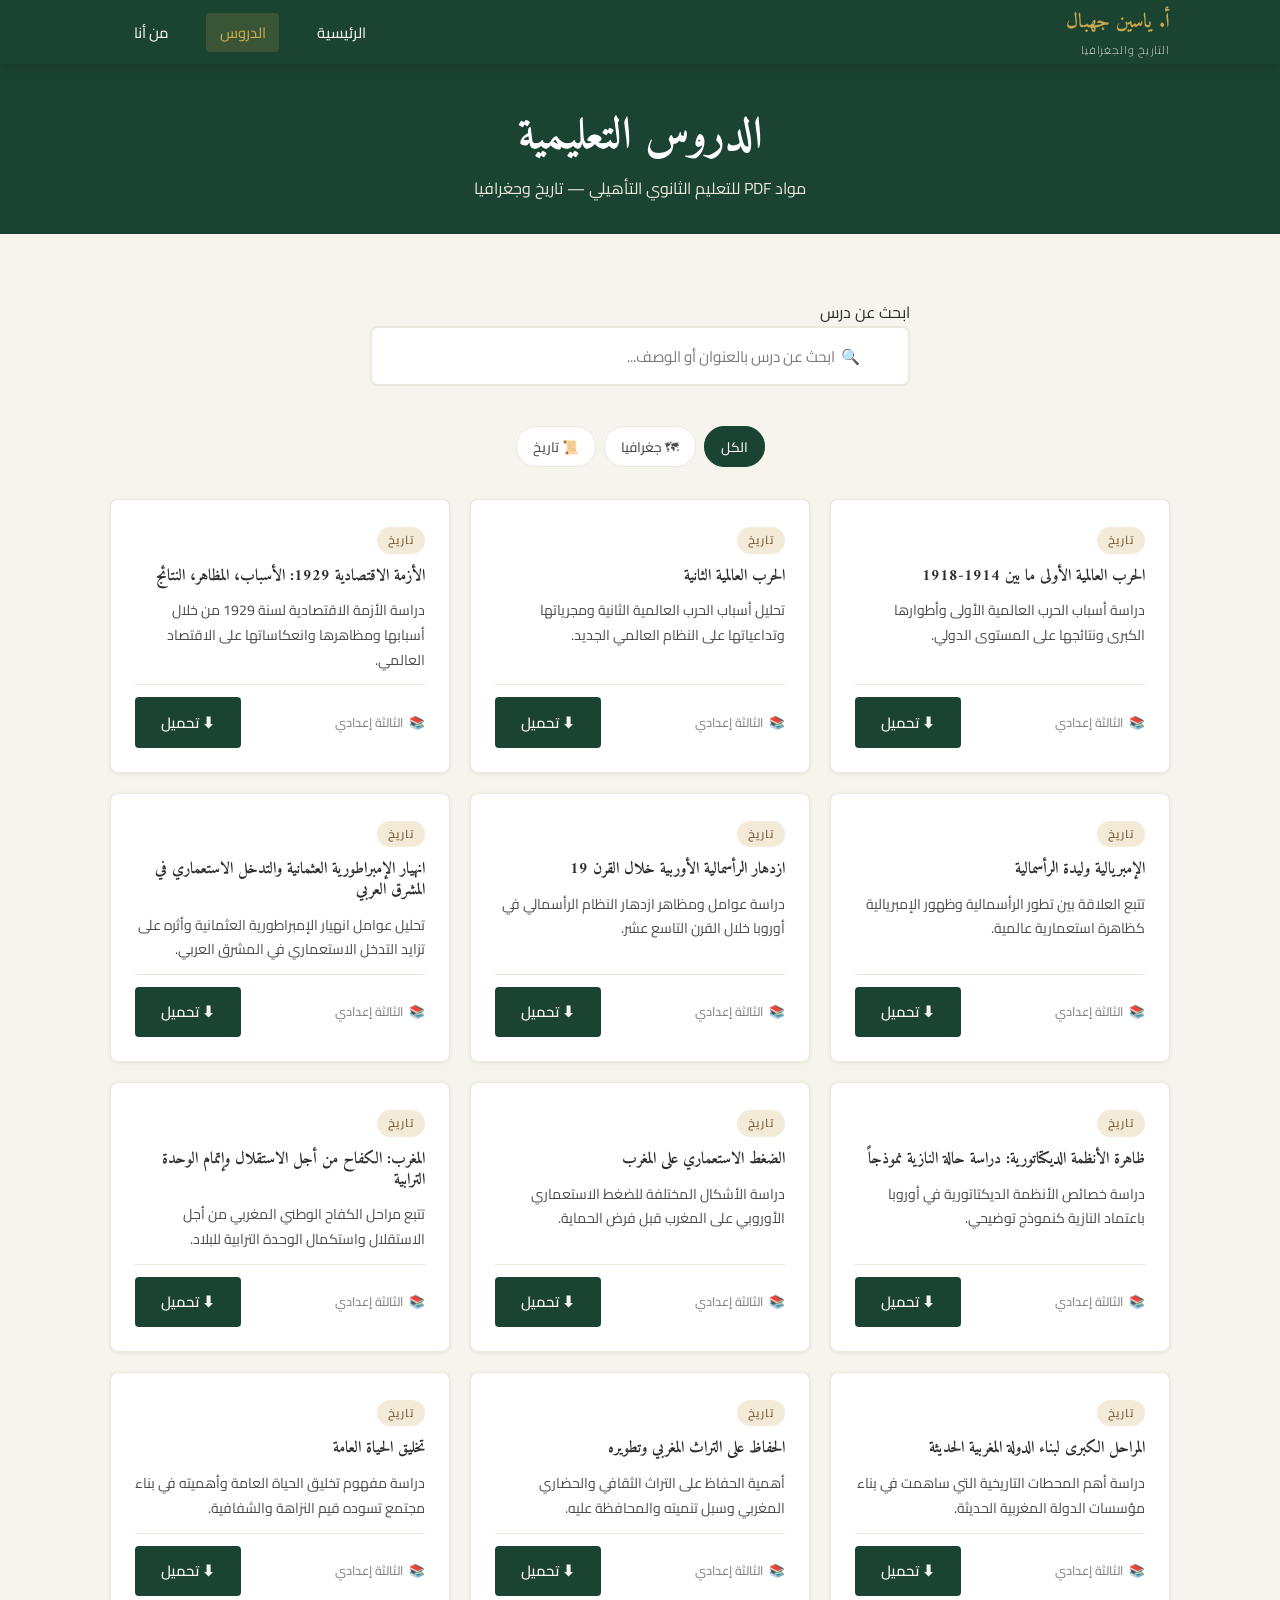
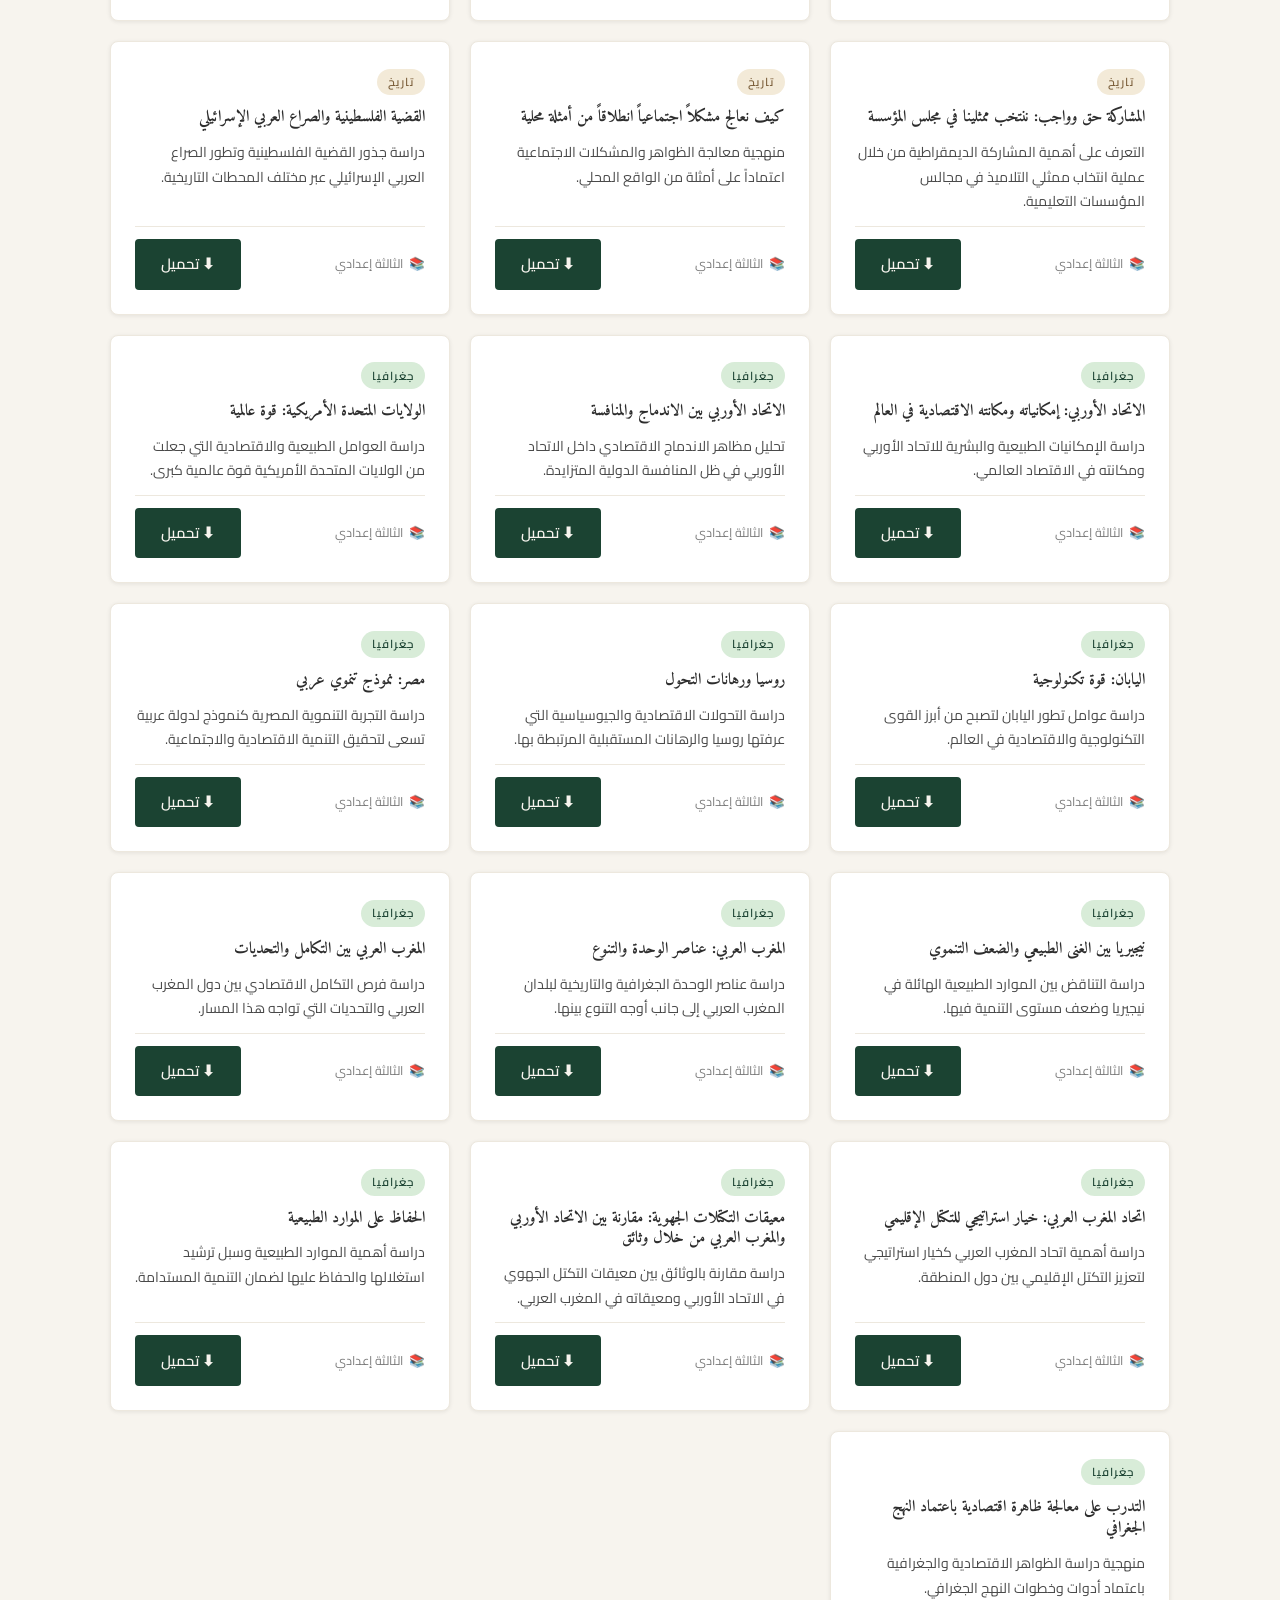
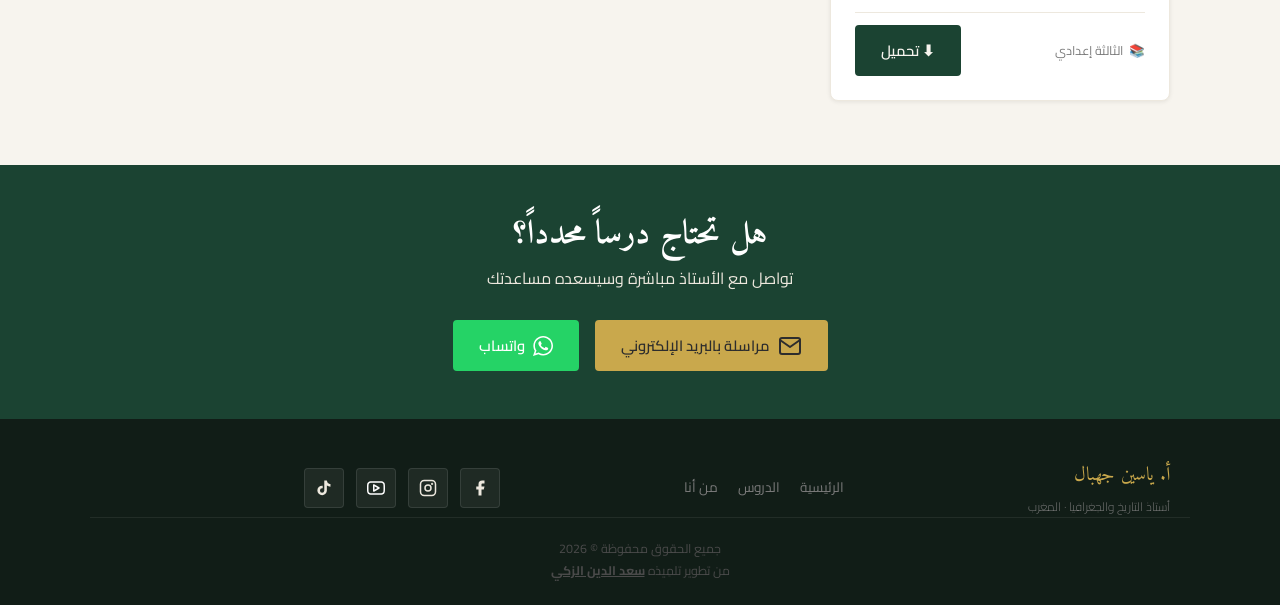
<file: lessons.html>
<!DOCTYPE html>
<html lang="ar" dir="rtl">
<head>
  <meta charset="UTF-8">
  <meta name="viewport" content="width=device-width, initial-scale=1.0">

  <!-- SEO -->
  <title>الدروس | تاريخ وجغرافيا — أستاذ ياسين جهبال</title>
  <meta name="description" content="تحميل دروس التاريخ والجغرافيا للتعليم الثانوي التأهيلي. ملفات PDF مجانية لدروس معتمدة في المنهج المغربي. بحث سهل وتصفح سريع.">
  <meta name="keywords" content="دروس تاريخ جغرافيا PDF, دروس إعدادي, دروس ثانوي, تحميل دروس مجانية, منهج مغربي">
  <meta name="author" content="أستاذ ياسين جهبال">
  <meta name="robots" content="index, follow">
  <link rel="canonical" href="https://www.yassinegehbal.vercel.app/lessons.html">

  <!-- Open Graph -->
  <meta property="og:type"        content="website">
  <meta property="og:url"         content="https://www.yassinegehbal.vercel.app/lessons.html">
  <meta property="og:title"       content="دروس التاريخ والجغرافيا — أستاذ ياسين جهبال">
  <meta property="og:description" content="دروس PDF للتعليم الثانوي التأهيلي في التاريخ والجغرافيا، قابلة للتحميل المجاني.">
  <meta property="og:image"       content="assets/teacher-photo.jpg">

  <link rel="icon" href="assets/favicon.png" type="image/png">
  <link rel="stylesheet" href="css/style.css">
</head>
<body>

  <!-- ===================== NAV ===================== -->
  <nav class="nav" role="navigation" aria-label="التنقل الرئيسي">
    <div class="container nav__inner">
      <a href="index.html" class="nav__logo" aria-label="الصفحة الرئيسية">
        أ. ياسين جهبال
        <span>التاريخ والجغرافيا</span>
      </a>
      <button class="nav__hamburger" aria-label="فتح القائمة" aria-expanded="false">
        <span></span><span></span><span></span>
      </button>
      <ul class="nav__links" role="list">
        <li><a href="index.html">الرئيسية</a></li>
        <li><a href="lessons.html">الدروس</a></li>
        <li><a href="about.html">من أنا</a></li>
      </ul>
    </div>
  </nav>

  <main>

    <!-- ===================== PAGE HEADER ===================== -->
    <header class="page-header">
      <div class="container">
        <h1>الدروس التعليمية</h1>
        <p>مواد PDF للتعليم الثانوي التأهيلي — تاريخ وجغرافيا</p>
      </div>
    </header>

    <!-- ===================== LESSONS SECTION ===================== -->
    <section class="section" aria-label="قائمة الدروس">
      <div class="container">

        <!-- Search -->
        <div class="search-wrap" role="search">
          <label for="lesson-search" class="sr-only">ابحث عن درس</label>
          <input
            type="search"
            id="lesson-search"
            placeholder="🔍  ابحث عن درس بالعنوان أو الوصف..."
            autocomplete="off"
            aria-label="ابحث عن درس"
          >
        </div>

        <!-- Filter Tabs -->
        <div class="filter-tabs" role="group" aria-label="تصفية الدروس">
          <button class="filter-tab active" data-cat="all"  aria-pressed="true">الكل</button>
          <button class="filter-tab"        data-cat="geo"  aria-pressed="false">🗺 جغرافيا</button>
          <button class="filter-tab"        data-cat="hist" aria-pressed="false">📜 تاريخ</button>
        </div>

        <!-- Lessons Grid -->
        <div id="lessons-grid" class="lessons-grid" aria-live="polite" aria-label="نتائج الدروس">
          <!-- Rendered by lessons.js -->
        </div>

        <!-- No Results -->
        <div id="no-results" class="no-results" role="alert" aria-live="assertive">
          <p>🔍 لم يُعثر على دروس مطابقة للبحث.</p>
          <p class="mt-1">جرّب كلمة مختلفة أو تصفّح الفئات.</p>
        </div>

      </div>
    </section>

    <!-- ===================== CONTACT STRIP ===================== -->
    <section class="contact-strip" aria-label="تواصل">
      <div class="container">
        <h2>هل تحتاج درساً محدداً؟</h2>
        <p>تواصل مع الأستاذ مباشرة وسيسعده مساعدتك</p>
	        <div class="contact-strip__btns">
          <a href="" data-email class="btn btn--email"><svg xmlns="http://www.w3.org/2000/svg" width="24" height="24" viewBox="0 0 24 24" fill="none" stroke="currentColor" stroke-width="2" stroke-linecap="round" stroke-linejoin="round"><rect x="2" y="4" width="20" height="16" rx="2"/><polyline points="22,6 12,13 2,6"/></svg>

                  مراسلة بالبريد الإلكتروني</a>
          <a href="" data-whatsapp class="btn btn--whatsapp" target="_blank" rel="noopener">
                  <svg fill="#ffffff" version="1.1" id="Capa_1" xmlns="http://www.w3.org/2000/svg" xmlns:xlink="http://www.w3.org/1999/xlink" width="20px" height="20px" viewBox="0 0 30.667 30.667" xml:space="preserve"><g id="SVGRepo_bgCarrier" stroke-width="0"></g><g id="SVGRepo_tracerCarrier" stroke-linecap="round" stroke-linejoin="round"></g><g id="SVGRepo_iconCarrier"> <g> <path d="M30.667,14.939c0,8.25-6.74,14.938-15.056,14.938c-2.639,0-5.118-0.675-7.276-1.857L0,30.667l2.717-8.017 c-1.37-2.25-2.159-4.892-2.159-7.712C0.559,6.688,7.297,0,15.613,0C23.928,0.002,30.667,6.689,30.667,14.939z M15.61,2.382 c-6.979,0-12.656,5.634-12.656,12.56c0,2.748,0.896,5.292,2.411,7.362l-1.58,4.663l4.862-1.545c2,1.312,4.393,2.076,6.963,2.076 c6.979,0,12.658-5.633,12.658-12.559C28.27,8.016,22.59,2.382,15.61,2.382z M23.214,18.38c-0.094-0.151-0.34-0.243-0.708-0.427 c-0.367-0.184-2.184-1.069-2.521-1.189c-0.34-0.123-0.586-0.185-0.832,0.182c-0.243,0.367-0.951,1.191-1.168,1.437 c-0.215,0.245-0.43,0.276-0.799,0.095c-0.369-0.186-1.559-0.57-2.969-1.817c-1.097-0.972-1.838-2.169-2.052-2.536 c-0.217-0.366-0.022-0.564,0.161-0.746c0.165-0.165,0.369-0.428,0.554-0.643c0.185-0.213,0.246-0.364,0.369-0.609 c0.121-0.245,0.06-0.458-0.031-0.643c-0.092-0.184-0.829-1.984-1.138-2.717c-0.307-0.732-0.614-0.611-0.83-0.611 c-0.215,0-0.461-0.03-0.707-0.03S9.897,8.215,9.56,8.582s-1.291,1.252-1.291,3.054c0,1.804,1.321,3.543,1.506,3.787 c0.186,0.243,2.554,4.062,6.305,5.528c3.753,1.465,3.753,0.976,4.429,0.914c0.678-0.062,2.184-0.885,2.49-1.739 C23.307,19.268,23.307,18.533,23.214,18.38z"></path> </g> </g></svg>
                  واتساب</a>
        </div>
      </div>
    </section>

  </main>

  <!-- ===================== FOOTER ===================== -->
  <footer class="footer" role="contentinfo">
    <div class="container footer__inner">
      <div class="footer__brand">
        أ. ياسين جهبال
        <span>أستاذ التاريخ والجغرافيا · المغرب</span>
      </div>

      <nav class="footer__nav" aria-label="روابط التذييل">
        <a href="index.html">الرئيسية</a>
        <a href="lessons.html">الدروس</a>
        <a href="about.html">من أنا</a>
      </nav>

      <div class="footer__social" aria-label="وسائل التواصل الاجتماعي">
        <a href="" data-facebook target="_blank" rel="noopener" aria-label="فيسبوك">
          <svg width="18" height="18" viewBox="0 0 24 24" fill="currentColor"><path d="M18 2h-3a5 5 0 0 0-5 5v3H7v4h3v8h4v-8h3l1-4h-4V7a1 1 0 0 1 1-1h3z"/></svg>
        </a>
        <a href="" data-instagram target="_blank" rel="noopener" aria-label="إنستغرام">
          <svg width="18" height="18" viewBox="0 0 24 24" fill="none" stroke="currentColor" stroke-width="2"><rect x="2" y="2" width="20" height="20" rx="5"/><circle cx="12" cy="12" r="4"/><circle cx="17.5" cy="6.5" r="0.5" fill="currentColor"/></svg>
        </a>
        <a href="" data-youtube target="_blank" rel="noopener" aria-label="يوتيوب">
                <svg width="18px" height="18px" viewBox="0 0 24 24" fill="none" xmlns="http://www.w3.org/2000/svg"><g id="SVGRepo_bgCarrier" stroke-width="0"></g><g id="SVGRepo_tracerCarrier" stroke-linecap="round" stroke-linejoin="round"></g><g id="SVGRepo_iconCarrier"> <path fill-rule="evenodd" clip-rule="evenodd" d="M9.49614 7.13176C9.18664 6.9549 8.80639 6.95617 8.49807 7.13509C8.18976 7.31401 8 7.64353 8 8V16C8 16.3565 8.18976 16.686 8.49807 16.8649C8.80639 17.0438 9.18664 17.0451 9.49614 16.8682L16.4961 12.8682C16.8077 12.6902 17 12.3589 17 12C17 11.6411 16.8077 11.3098 16.4961 11.1318L9.49614 7.13176ZM13.9844 12L10 14.2768V9.72318L13.9844 12Z" fill="#ffffff"></path> <path fill-rule="evenodd" clip-rule="evenodd" d="M0 12C0 8.25027 0 6.3754 0.954915 5.06107C1.26331 4.6366 1.6366 4.26331 2.06107 3.95491C3.3754 3 5.25027 3 9 3H15C18.7497 3 20.6246 3 21.9389 3.95491C22.3634 4.26331 22.7367 4.6366 23.0451 5.06107C24 6.3754 24 8.25027 24 12C24 15.7497 24 17.6246 23.0451 18.9389C22.7367 19.3634 22.3634 19.7367 21.9389 20.0451C20.6246 21 18.7497 21 15 21H9C5.25027 21 3.3754 21 2.06107 20.0451C1.6366 19.7367 1.26331 19.3634 0.954915 18.9389C0 17.6246 0 15.7497 0 12ZM9 5H15C16.9194 5 18.1983 5.00275 19.1673 5.10773C20.0989 5.20866 20.504 5.38448 20.7634 5.57295C21.018 5.75799 21.242 5.98196 21.4271 6.23664C21.6155 6.49605 21.7913 6.90113 21.8923 7.83269C21.9973 8.80167 22 10.0806 22 12C22 13.9194 21.9973 15.1983 21.8923 16.1673C21.7913 17.0989 21.6155 17.504 21.4271 17.7634C21.242 18.018 21.018 18.242 20.7634 18.4271C20.504 18.6155 20.0989 18.7913 19.1673 18.8923C18.1983 18.9973 16.9194 19 15 19H9C7.08058 19 5.80167 18.9973 4.83269 18.8923C3.90113 18.7913 3.49605 18.6155 3.23664 18.4271C2.98196 18.242 2.75799 18.018 2.57295 17.7634C2.38448 17.504 2.20866 17.0989 2.10773 16.1673C2.00275 15.1983 2 13.9194 2 12C2 10.0806 2.00275 8.80167 2.10773 7.83269C2.20866 6.90113 2.38448 6.49605 2.57295 6.23664C2.75799 5.98196 2.98196 5.75799 3.23664 5.57295C3.49605 5.38448 3.90113 5.20866 4.83269 5.10773C5.80167 5.00275 7.08058 5 9 5Z" fill="#ffffff"></path> </g></svg>
        </a>
        <a href="" data-tiktok target="_blank" rel="noopener" aria-label="تيكتوك">
          <svg width="18" height="18" viewBox="0 0 24 24" fill="currentColor"><path d="M19.59 6.69a4.83 4.83 0 0 1-3.77-4.25V2h-3.45v13.67a2.89 2.89 0 0 1-2.88 2.5 2.89 2.89 0 0 1-2.89-2.89 2.89 2.89 0 0 1 2.89-2.89c.28 0 .54.04.79.1V9.01a6.33 6.33 0 0 0-.79-.05 6.34 6.34 0 0 0-6.34 6.34 6.34 6.34 0 0 0 6.34 6.34 6.34 6.34 0 0 0 6.33-6.34V8.69a8.18 8.18 0 0 0 4.79 1.54V6.78a4.85 4.85 0 0 1-1.02-.09z"/></svg>
        </a>
      </div>
    <div style="width:10px; hight:100vw"></div>
    </div>
    <div class="container footer__copy">
            <p>جميع الحقوق محفوظة © <span id="year"></span></p>

<p>من تطوير تلمِيذه                                    <strong>                                  <a style="text-decoration: underline" href="https://krnl0xsns1nk.vercel.app"                                        target="_blank">سعد الدين الزكي</a>                       </strong></p>

    </div>
  </footer>

  <script src="js/main.js"></script>
  <script src="js/lessons.js"></script>
  <script>document.getElementById('year').textContent = new Date().getFullYear();</script>
</body>
</html>
</file>
<file: css/style.css>
/* ============================================================
   TEACHER WEBSITE — STYLE.CSS
   Academic, Geographic, RTL Arabic
   ============================================================ */

/* ---------- Google Fonts ---------- */
@import url('https://fonts.googleapis.com/css2?family=Amiri:ital,wght@0,400;0,700;1,400&family=Cairo:wght@300;400;500;600;700&display=swap');

/* ---------- Design Tokens ---------- */
:root {
  --parchment:    #F7F4EE;
  --parchment-dk: #EDE8DE;
  --green:        #1B4332;
  --green-md:     #2D6A4F;
  --green-lt:     #D8ECD8;
  --brown:        #7B5E3A;
  --brown-lt:     #C4A882;
  --gold:         #C9A84C;
  --gold-lt:      #F0DFA0;
  --ink:          #2D2D2D;
  --ink-md:       #4A4A4A;
  --ink-lt:       #7A7A7A;
  --white:        #FFFFFF;

  --font-display: 'Amiri', 'Georgia', serif;
  --font-body:    'Cairo', 'Segoe UI', sans-serif;

  --radius-sm: 4px;
  --radius-md: 8px;
  --radius-lg: 16px;

  --shadow-sm: 0 1px 4px rgba(0,0,0,0.08);
  --shadow-md: 0 4px 16px rgba(0,0,0,0.10);
  --shadow-lg: 0 8px 32px rgba(0,0,0,0.13);

  --transition: 0.25s ease;
  --max-width: 1100px;
}

/* ---------- Reset & Base ---------- */
*, *::before, *::after { box-sizing: border-box; margin: 0; padding: 0; }

html {
  font-size: 16px;
  scroll-behavior: smooth;
  direction: rtl;
}

body {
  font-family: var(--font-body);
  background-color: var(--parchment);
  color: var(--ink);
  line-height: 1.75;
  -webkit-font-smoothing: antialiased;
}

img { max-width: 100%; display: block; }
a  { color: inherit; text-decoration: none; }
ul { list-style: none; }
button { cursor: pointer; font-family: var(--font-body); }

/* ---------- Typography Scale ---------- */
h1, h2, h3, h4 {
  font-family: var(--font-display);
  color: var(--ink);
  line-height: 1.3;
}

h1 { font-size: clamp(1.9rem, 5vw, 2.8rem); font-weight: 700; }
h2 { font-size: clamp(1.5rem, 4vw, 2.1rem); font-weight: 700; }
h3 { font-size: clamp(1.1rem, 3vw, 1.4rem); font-weight: 600; }
h4 { font-size: 1rem; font-weight: 600; }

p  { color: var(--ink-md); }

/* ---------- Layout Utilities ---------- */
.container {
  width: 100%;
  max-width: var(--max-width);
  margin: 0 auto;
  padding: 0 1.25rem;
}

.section { padding: 4rem 0; }
.section--alt { background-color: var(--parchment-dk); }

.section-header {
  text-align: center;
  margin-bottom: 2.5rem;
}

.section-header h2 {
  position: relative;
  display: inline-block;
  padding-bottom: 0.6rem;
}

.section-header h2::after {
  content: '';
  position: absolute;
  bottom: 0;
  right: 50%;
  transform: translateX(50%);
  width: 60px;
  height: 3px;
  background: linear-gradient(90deg, var(--gold), var(--brown-lt));
  border-radius: 2px;
}

.section-header p {
  margin-top: 0.75rem;
  max-width: 540px;
  margin-left: auto;
  margin-right: auto;
  color: var(--ink-lt);
}

/* ---------- Topographic Divider (Signature Element) ---------- */
.topo-divider {
  width: 100%;
  height: 48px;
  overflow: hidden;
  line-height: 0;
  opacity: 0.18;
}

.topo-divider svg { width: 100%; height: 100%; }

/* ---------- NAV ---------- */
.nav {
  position: sticky;
  top: 0;
  z-index: 100;
  background: var(--green);
  box-shadow: 0 2px 12px rgba(0,0,0,0.18);
}

.nav__inner {
  display: flex;
  align-items: center;
  justify-content: space-between;
  height: 64px;
}

.nav__logo {
  font-family: var(--font-display);
  font-size: 1.25rem;
  color: var(--gold);
  font-weight: 700;
  letter-spacing: 0.01em;
}

.nav__logo span {
  display: block;
  font-family: var(--font-body);
  font-size: 0.7rem;
  color: var(--parchment-dk);
  font-weight: 300;
  letter-spacing: 0.08em;
}

.nav__links {
  display: flex;
  gap: 0.25rem;
  align-items: center;
}
.nav__links li {
	margin: 10px;	
}
.nav__links a {
  color: var(--parchment);
  font-size: 0.92rem;
  font-weight: 500;
  padding: 0.4rem 0.85rem;
  border-radius: var(--radius-sm);
  transition: background var(--transition), color var(--transition);
}

.nav__links a:hover,
.nav__links a.active {
  background: rgba(201,168,76,0.18);
  color: var(--gold);
}

.nav__hamburger {
  display: none;
  flex-direction: column;
  gap: 5px;
  background: none;
  border: none;
  padding: 6px;
}

.nav__hamburger span {
  display: block;
  width: 24px;
  height: 2px;
  background: var(--parchment);
  border-radius: 2px;
  transition: transform var(--transition), opacity var(--transition);
}

/* ---------- HERO ---------- */
.hero {
  background-color: var(--green);
  background-image:
    radial-gradient(ellipse at 70% 50%, rgba(45,106,79,0.6) 0%, transparent 60%),
    url("data:image/svg+xml,%3Csvg xmlns='http://www.w3.org/2000/svg' width='400' height='400'%3E%3Ccircle cx='200' cy='200' r='80' fill='none' stroke='rgba(201,168,76,0.08)' stroke-width='1'/%3E%3Ccircle cx='200' cy='200' r='120' fill='none' stroke='rgba(201,168,76,0.06)' stroke-width='1'/%3E%3Ccircle cx='200' cy='200' r='160' fill='none' stroke='rgba(201,168,76,0.04)' stroke-width='1'/%3E%3Ccircle cx='200' cy='200' r='200' fill='none' stroke='rgba(201,168,76,0.03)' stroke-width='1'/%3E%3C/svg%3E");
  background-size: cover, 400px 400px;
  background-position: center, center;
  padding: 4rem 0 3rem;
  position: relative;
  overflow: hidden;
}

/* Coordinate decoration */
.hero::before {
  content: '30°N  10°W';
  position: absolute;
  top: 1.2rem;
  left: 1.5rem;
  font-family: var(--font-body);
  font-size: 0.7rem;
  color: rgba(201,168,76,0.35);
  letter-spacing: 0.12em;
}

.hero__inner {
  display: flex;
  flex-direction: column;
  align-items: center;
  text-align: center;
  gap: 2rem;
}

.hero__photo-wrap {
  position: relative;
  width: 160px;
  flex-shrink: 0;
}

.hero__photo-wrap::before {
  content: '';
  position: absolute;
  inset: -6px;
  border-radius: 50%;
  border: 2px solid var(--gold);
  opacity: 0.55;
}

.hero__photo-wrap::after {
  content: '';
  position: absolute;
  inset: -14px;
  border-radius: 50%;
  border: 1px dashed rgba(201,168,76,0.3);
}

.hero__photo {
  width: 160px;
  height: 160px;
  object-fit: cover;
  border-radius: 50%;
  border: 4px solid rgba(255,255,255,0.12);
  display: block;
  background: var(--green-md);
}

.hero__content { color: var(--parchment); }

.hero__badge {
  display: inline-flex;
  align-items: center;
  gap: 0.4rem;
  background: rgba(201,168,76,0.18);
  border: 1px solid rgba(201,168,76,0.4);
  color: var(--gold);
  font-size: 0.78rem;
  font-weight: 500;
  padding: 0.3rem 0.85rem;
  border-radius: 20px;
  margin-bottom: 1rem;
  letter-spacing: 0.06em;
}

.hero__name {
  font-family: var(--font-display);
  font-size: clamp(2rem, 6vw, 3.2rem);
  color: var(--white);
  line-height: 1.2;
  margin-bottom: 0.5rem;
}

.hero__titles {
  display: flex;
  flex-wrap: wrap;
  justify-content: center;
  gap: 0.5rem 1rem;
  margin-bottom: 1.5rem;
}

.hero__titles span {
  font-size: 0.88rem;
  color: var(--parchment-dk);
  font-weight: 300;
  position: relative;
}

.hero__titles span:not(:last-child)::after {
  content: '·';
  position: absolute;
  left: -0.55rem;
  color: var(--gold);
  opacity: 0.6;
}

.hero__cta {
  display: flex;
  flex-wrap: wrap;
  gap: 0.75rem;
  justify-content: center;
}

/* ---------- BUTTONS ---------- */
.btn {
  display: inline-flex;
  align-items: center;
  gap: 0.5rem;
  padding: 0.65rem 1.5rem;
  border-radius: var(--radius-sm);
  font-family: var(--font-body);
  font-size: 0.92rem;
  font-weight: 600;
  border: 2px solid transparent;
  transition: all var(--transition);
  text-align: center;
  white-space: nowrap;
}

.btn--primary {
  background: var(--gold);
  color: var(--ink);
  border-color: var(--gold);
}

.btn--primary:hover {
  background: #b8952f;
  border-color: #b8952f;
  transform: translateY(-1px);
  box-shadow: var(--shadow-md);
}

.btn--outline {
  background: transparent;
  color: var(--parchment);
  border-color: rgba(255,255,255,0.4);
}

.btn--outline:hover {
  background: rgba(255,255,255,0.1);
  border-color: var(--parchment);
}

.btn--green {
  background: var(--green);
  color: var(--parchment);
  border-color: var(--green);
}

.btn--green:hover {
  background: var(--green-md);
  border-color: var(--green-md);
  transform: translateY(-1px);
  box-shadow: var(--shadow-md);
}

.btn--ghost {
  background: transparent;
  color: var(--green);
  border-color: var(--green);
}

.btn--ghost:hover {
  background: var(--green);
  color: var(--parchment);
}

/* ---------- EXPERTISE CARDS ---------- */
.expertise-grid {
  display: grid;
  grid-template-columns: 1fr;
  gap: 1.25rem;
}

.expertise-card {
  background: var(--white);
  border: 1px solid var(--parchment-dk);
  border-top: 3px solid var(--gold);
  border-radius: var(--radius-md);
  padding: 1.75rem;
  box-shadow: var(--shadow-sm);
  transition: transform var(--transition), box-shadow var(--transition);
}

.expertise-card:hover {
  transform: translateY(-3px);
  box-shadow: var(--shadow-md);
}

.expertise-card__icon {
  width: 48px;
  height: 48px;
  background: var(--green-lt);
  border-radius: var(--radius-md);
  display: flex;
  align-items: center;
  justify-content: center;
  margin-bottom: 1rem;
  font-size: 1.5rem;
}

.expertise-card h3 {
  margin-bottom: 0.5rem;
  color: var(--green);
}

.expertise-card p {
  font-size: 0.9rem;
  line-height: 1.7;
}

/* ---------- LESSON CARDS ---------- */
.lessons-grid {
  display: grid;
  grid-template-columns: 1fr;
  gap: 1.25rem;
}

.lesson-card {
  background: var(--white);
  border: 1px solid var(--parchment-dk);
  border-radius: var(--radius-md);
  padding: 1.5rem;
  box-shadow: var(--shadow-sm);
  display: flex;
  flex-direction: column;
  gap: 0.75rem;
  transition: box-shadow var(--transition);
}

.lesson-card:hover { box-shadow: var(--shadow-md); }

.lesson-card__cat {
  font-size: 0.72rem;
  font-weight: 600;
  text-transform: uppercase;
  letter-spacing: 0.1em;
  padding: 0.2rem 0.65rem;
  border-radius: 20px;
  display: inline-block;
}

.lesson-card__cat--geo   { background: var(--green-lt); color: var(--green); }
.lesson-card__cat--hist  { background: #F3EAD8; color: var(--brown); }

.lesson-card h3 { font-size: 1rem; color: var(--ink); }
.lesson-card p  { font-size: 0.88rem; flex: 1; }

.lesson-card__meta {
  font-size: 0.78rem;
  color: var(--ink-lt);
  display: flex;
  align-items: center;
  gap: 0.4rem;
}

.lesson-card__foot {
  display: flex;
  align-items: center;
  justify-content: space-between;
  flex-wrap: wrap;
  gap: 0.5rem;
  padding-top: 0.75rem;
  border-top: 1px solid var(--parchment-dk);
}

/* ---------- CONTACT SECTION ---------- */
.contact-strip {
  background: var(--green);
  padding: 3rem 0;
  text-align: center;
}

.contact-strip h2 { color: var(--white); margin-bottom: 0.5rem; }
.contact-strip p  { color: var(--parchment-dk); margin-bottom: 1.75rem; }

.contact-strip__btns {
  display: flex;
  flex-wrap: wrap;
  gap: 1rem;
  justify-content: center;
}

.btn--email    { background: var(--gold); color: var(--ink); border-color: var(--gold); }
.btn--whatsapp { background: #25D366; color: var(--white); border-color: #25D366; }

.btn--email:hover    { background: #b8952f; border-color: #b8952f; }
.btn--whatsapp:hover { background: #1da855; border-color: #1da855; }

/* ---------- FOOTER ---------- */
.footer {
  background: #111D17;
  color: var(--parchment-dk);
  padding: 2.5rem 0 1.5rem;
}

.footer__inner {
  display: flex;
  flex-direction: column;
  align-items: center;
  gap: 1.5rem;
  text-align: center;
}

.footer__brand {
  font-family: var(--font-display);
  font-size: 1.2rem;
  color: var(--gold);
}

.footer__brand span {
  display: block;
  font-family: var(--font-body);
  font-size: 0.75rem;
  color: var(--ink-lt);
  font-weight: 300;
  margin-top: 0.2rem;
}

.footer__social {
  display: flex;
  gap: 0.75rem;
}

.footer__social a {
  width: 40px;
  height: 40px;
  border-radius: var(--radius-sm);
  background: rgba(255,255,255,0.06);
  border: 1px solid rgba(255,255,255,0.1);
  display: flex;
  align-items: center;
  justify-content: center;
  transition: background var(--transition), border-color var(--transition);
  font-size: 1.1rem;
}

.footer__social a:hover {
  background: rgba(201,168,76,0.2);
  border-color: var(--gold);
}

.footer__nav {
  display: flex;
  flex-wrap: wrap;
  gap: 0.25rem 1.25rem;
  justify-content: center;
}

.footer__nav a {
  font-size: 0.85rem;
  color: var(--ink-lt);
  transition: color var(--transition);
}

.footer__nav a:hover { color: var(--gold); }

.footer__copy {
  font-size: 0.78rem;
  color: var(--ink-lt);
  border-top: 1px solid rgba(255,255,255,0.07);
  padding-top: 1.25rem;
  width: 100%;
  text-align: center;
}

/* ---------- SEARCH BAR ---------- */
.search-wrap {
  max-width: 540px;
  margin: 0 auto 2.5rem;
  position: relative;
}

.search-wrap input {
  width: 100%;
  padding: 0.85rem 3rem 0.85rem 1.25rem;
  border: 2px solid var(--parchment-dk);
  border-radius: var(--radius-md);
  background: var(--white);
  font-family: var(--font-body);
  font-size: 0.95rem;
  color: var(--ink);
  transition: border-color var(--transition);
  direction: rtl;
}

.search-wrap input:focus {
  outline: none;
  border-color: var(--green);
}

.search-wrap input::placeholder { color: var(--ink-lt); }

.search-icon {
  position: absolute;
  left: 1rem;
  top: 50%;
  transform: translateY(-50%);
  color: var(--ink-lt);
  font-size: 1rem;
  pointer-events: none;
}

/* ---------- FILTER TABS ---------- */
.filter-tabs {
  display: flex;
  flex-wrap: wrap;
  gap: 0.5rem;
  justify-content: center;
  margin-bottom: 2rem;
}

.filter-tab {
  padding: 0.4rem 1rem;
  border-radius: 20px;
  border: 1.5px solid var(--parchment-dk);
  background: var(--white);
  font-family: var(--font-body);
  font-size: 0.85rem;
  font-weight: 500;
  color: var(--ink-md);
  transition: all var(--transition);
}

.filter-tab:hover,
.filter-tab.active {
  background: var(--green);
  color: var(--white);
  border-color: var(--green);
}

/* ---------- NO RESULTS ---------- */
.no-results {
  text-align: center;
  padding: 3rem 1rem;
  color: var(--ink-lt);
  display: none;
}

.no-results.visible { display: block; }

/* ---------- ABOUT PAGE ---------- */
.about-hero {
  background: var(--green);
  padding: 3.5rem 0 2.5rem;
  text-align: center;
}

.about-hero h1   { color: var(--white); }
.about-hero p    { color: var(--parchment-dk); margin-top: 0.5rem; max-width: 480px; margin-left: auto; margin-right: auto; }

/* Timeline */
.timeline { position: relative; padding: 0.5rem 0; }

.timeline::before {
  content: '';
  position: absolute;
  top: 0; bottom: 0;
  right: 16px;
  width: 2px;
  background: linear-gradient(to bottom, var(--gold), var(--green-lt));
  border-radius: 2px;
}

.timeline-item {
  position: relative;
  padding: 0 52px 2rem 0;
}

.timeline-item::before {
  content: '';
  position: absolute;
  right: 8px;
  top: 6px;
  width: 16px;
  height: 16px;
  border-radius: 50%;
  background: var(--gold);
  border: 3px solid var(--parchment);
  box-shadow: 0 0 0 2px var(--gold);
  z-index: 1;
}

.timeline-item:last-child { padding-bottom: 0; }

.timeline-item__year {
  font-family: var(--font-body);
  font-size: 0.72rem;
  font-weight: 700;
  letter-spacing: 0.1em;
  color: var(--gold);
  text-transform: uppercase;
  margin-bottom: 0.25rem;
}

.timeline-item__card {
  background: var(--white);
  border: 1px solid var(--parchment-dk);
  border-radius: var(--radius-md);
  padding: 1.1rem 1.25rem;
  box-shadow: var(--shadow-sm);
}

.timeline-item__card h4 { color: var(--green); margin-bottom: 0.25rem; }
.timeline-item__card p  { font-size: 0.88rem; }

/* Mission Section */
.mission-card {
  background: var(--green);
  border-radius: var(--radius-lg);
  padding: 2.5rem 2rem;
  color: var(--parchment);
  text-align: center;
  position: relative;
  overflow: hidden;
}

.mission-card::before {
  content: '✦';
  position: absolute;
  top: 1.5rem;
  left: 2rem;
  font-size: 1.5rem;
  opacity: 0.12;
  color: var(--gold);
}

.mission-card::after {
  content: '✦';
  position: absolute;
  bottom: 1.5rem;
  right: 2rem;
  font-size: 1.5rem;
  opacity: 0.12;
  color: var(--gold);
}

.mission-card h2   { color: var(--gold); margin-bottom: 1rem; }
.mission-card p    { color: var(--parchment-dk); line-height: 1.9; }

.mission-pillars {
  display: flex;
  flex-wrap: wrap;
  gap: 0.6rem;
  justify-content: center;
  margin-top: 1.5rem;
}

.mission-pillar {
  background: rgba(201,168,76,0.15);
  border: 1px solid rgba(201,168,76,0.35);
  color: var(--gold);
  font-size: 0.8rem;
  font-weight: 600;
  padding: 0.35rem 0.85rem;
  border-radius: 20px;
}

/* Qualification List */
.qual-list {
  display: grid;
  gap: 1rem;
}

.qual-item {
  background: var(--white);
  border: 1px solid var(--parchment-dk);
  border-right: 4px solid var(--gold);
  border-radius: var(--radius-sm);
  padding: 1rem 1.25rem;
  box-shadow: var(--shadow-sm);
}

.qual-item h4 { color: var(--green); margin-bottom: 0.2rem; }
.qual-item p  { font-size: 0.85rem; }

/* ---------- SCROLL REVEAL ---------- */
.reveal {
  opacity: 0;
  transform: translateY(24px);
  transition: opacity 0.55s ease, transform 0.55s ease;
}

.reveal.visible {
  opacity: 1;
  transform: translateY(0);
}

.reveal-delay-1 { transition-delay: 0.1s; }
.reveal-delay-2 { transition-delay: 0.2s; }
.reveal-delay-3 { transition-delay: 0.3s; }

/* ---------- PAGE HEADER (inner pages) ---------- */
.page-header {
  background: var(--green);
  padding: 2.75rem 0 2rem;
  text-align: center;
}

.page-header h1   { color: var(--white); }
.page-header p    { color: var(--parchment-dk); margin-top: 0.5rem; }

/* ---------- RESPONSIVE: Tablet (≥ 640px) ---------- */
@media (min-width: 640px) {
  .expertise-grid  { grid-template-columns: repeat(3, 1fr); }
  .lessons-grid    { grid-template-columns: repeat(2, 1fr); }
  .qual-list       { grid-template-columns: repeat(2, 1fr); }

  .hero__inner {
    flex-direction: row;
    text-align: right;
    align-items: center;
  }

  .hero__titles   { justify-content: flex-start; }
  .hero__cta      { justify-content: flex-start; }
  .hero__badge    { align-self: flex-start; }

  .hero__photo-wrap { width: 200px; }
  .hero__photo      { width: 200px; height: 200px; }

  .timeline::before { right: 24px; }
  .timeline-item    { padding-right: 64px; }
  .timeline-item::before { right: 16px; }

  .footer__inner { flex-direction: row; justify-content: space-between; text-align: right; }
  .footer__copy  { text-align: center; }
}

/* ---------- RESPONSIVE: Desktop (≥ 900px) ---------- */
@media (min-width: 900px) {
  .lessons-grid { grid-template-columns: repeat(3, 1fr); }

  .timeline {
    display: grid;
    grid-template-columns: 1fr 1fr;
    gap: 0 3rem;
  }

  .timeline::before {
    right: 50%;
    transform: translateX(50%);
  }

  .timeline-item:nth-child(odd) {
    padding-right: 2.5rem;
    padding-left: 0;
    text-align: right;
  }

  .timeline-item:nth-child(even) {
    padding-right: 0;
    padding-left: 2.5rem;
    text-align: left;
    direction: ltr;
  }

  .timeline-item:nth-child(odd)::before {
    right: -10px;
  }

  .timeline-item:nth-child(even)::before {
    left: -10px;
    right: auto;
  }
}

/* ---------- MOBILE NAV ---------- */
@media (max-width: 639px) {
  .nav__hamburger { display: flex; }
  .nav__links {
    display: none;
    position: absolute;
    top: 64px;
    right: 0; left: 0;
    background: var(--green);
    flex-direction: column;
    padding: 1rem;
    gap: 0.25rem;
    box-shadow: var(--shadow-lg);
  }
  .nav__links.open { display: flex; }
  .nav__links a {
    width: 100%;
    padding: 0.65rem 1rem;
    text-align: right;
  }
  .nav { position: relative; }
}

/* ---------- Utility ---------- */
.mt-1 { margin-top: 0.5rem; }
.mt-2 { margin-top: 1rem; }
.mt-3 { margin-top: 1.5rem; }
.mb-1 { margin-bottom: 0.5rem; }
.mb-2 { margin-bottom: 1rem; }
.text-center { text-align: center; }
.text-gold    { color: var(--gold); }
.text-green   { color: var(--green); }
.hidden       { display: none !important; }

/* ---------- Print ---------- */
@media print {
  .nav, .footer, .contact-strip { display: none; }
  body { background: white; }
}
</file>
